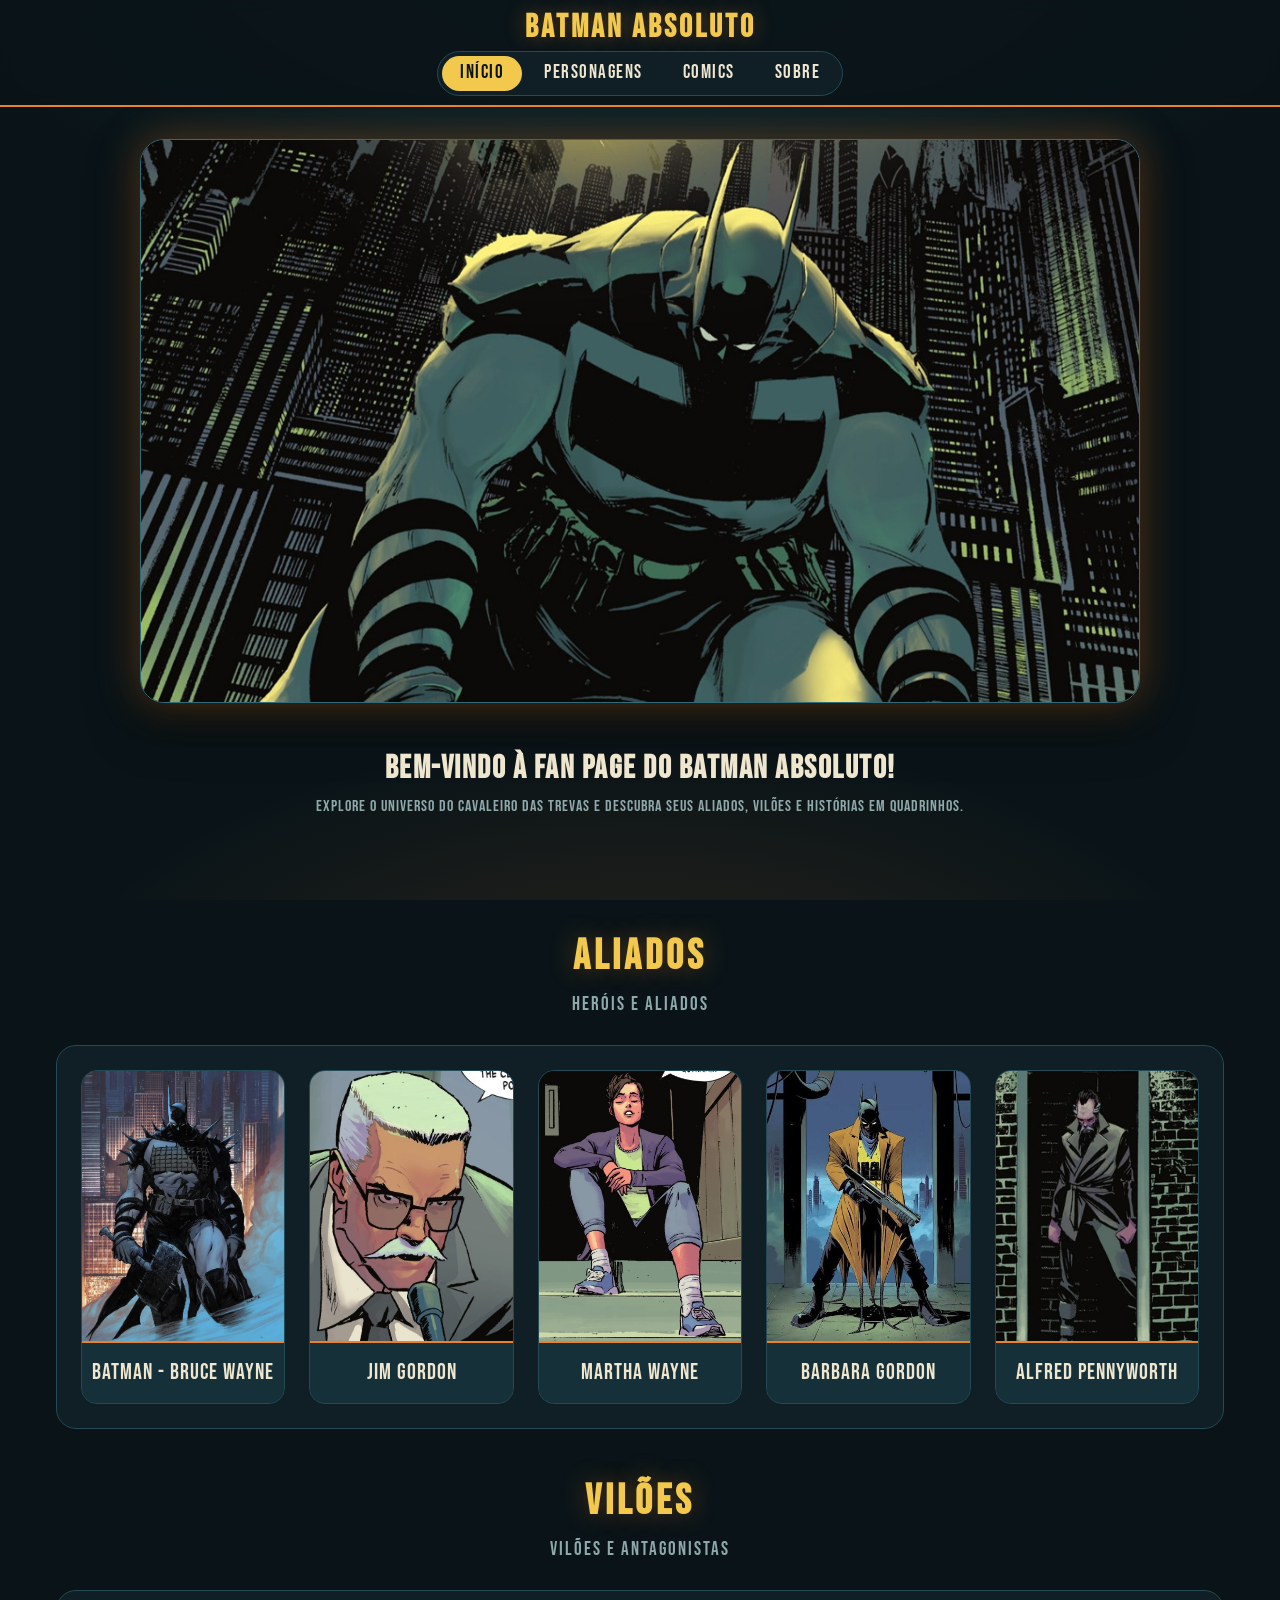
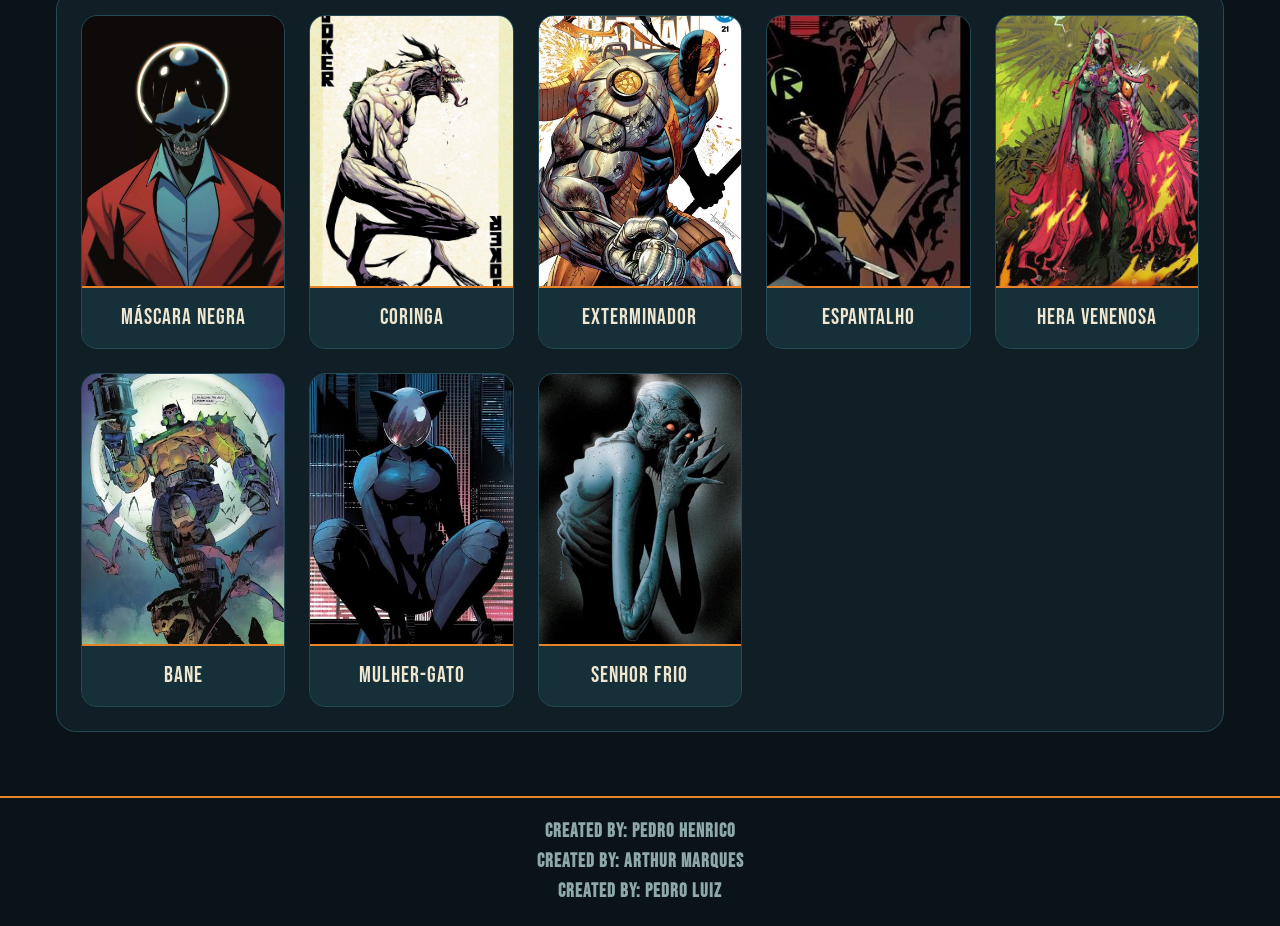
<file: index.html>
<!DOCTYPE html>
<html lang="pt-br">
<head>
    <meta charset="UTF-8">
    <meta name="viewport" content="width=device-width, initial-scale=1.0">
    <title>Fan page do Batman Absoluto</title>
    <link rel="stylesheet" href="CSS/style.css">
    <link href="https://fonts.googleapis.com/css2?family=Bebas+Neue&display=swap" rel="stylesheet">
</head>
<body>

    <header class="SiteHeader" id="cabecalho">
        <nav class="NavPage" id="navegacao-principal" aria-label="Navegação principal">
            <h1>BATMAN ABSOLUTO</h1>
            <ul id="menu-principal">
                <li><a href="index.html" aria-current="page">Início</a></li>
                <li><a href="#Galeria">Personagens</a></li>
                <li><a href="comics.html">Comics</a></li>
                <li><a href="sobre.html">Sobre</a></li>
            </ul>
        </nav>
    </header>

    <div class="BannerPage" id="banner">
        <img src="imagens/banner2.webp" alt="Banner do Batman Absoluto">
    </div>

    <section class="Intro" id="intro">
        <h2>Bem-vindo à fan page do Batman Absoluto!</h2>
        <p>Explore o universo do Cavaleiro das Trevas e descubra seus aliados, vilões e histórias em quadrinhos.</p>
    </section>

    <main id="conteudo-principal">
        <section class="Gallery-section" id="Galeria">
            <div id="aliados-titulo">
                <h2>Aliados</h2>
                <p class="Section-tag">Heróis e aliados</p>
            </div>
            <div class="gallery-grid1" id="aliados-grid">
                <figure class="gallery-item">
                    <img src="imagens/Batman.webp" alt="Batman Absoluto">
                    <figcaption>Batman - Bruce Wayne</figcaption>
                </figure>
                <figure class="gallery-item">
                    <img src="imagens/JimGordon.webp" alt="Jim Gordon">
                    <figcaption>Jim Gordon</figcaption>
                </figure>
                <figure class="gallery-item">
                    <img src="imagens/MartaWayne.webp" alt="Martha Wayne">
                    <figcaption>Martha Wayne</figcaption>
                </figure>
                <figure class="gallery-item">
                    <img src="imagens/barbara.jpg" alt="Barbara Gordon">
                    <figcaption>Barbara Gordon</figcaption>
                </figure>
                <figure class="gallery-item">
                    <img src="imagens/ALfred.webp" alt="Alfred Pennyworth">
                    <figcaption>Alfred Pennyworth</figcaption>
                </figure>
            </div>

            <div id="viloes-titulo">
                <h2>Vilões</h2>
                <p class="Section-tag">Vilões e antagonistas</p>
            </div>
            <div class="gallery-grid1" id="viloes-grid">
                <figure class="gallery-item">
                    <img src="imagens/BlackMask.jpg" alt="Máscara Negra">
                    <figcaption>Máscara Negra</figcaption>
                </figure>
                <figure class="gallery-item">
                    <img src="imagens/coringa.jpeg" alt="Coringa">
                    <figcaption>Coringa</figcaption>
                </figure>
                <figure class="gallery-item">
                    <img src="imagens/Deathstroke.webp" alt="Exterminador">
                    <figcaption>Exterminador</figcaption>
                </figure>
                <figure class="gallery-item">
                    <img src="imagens/espantalho.jpg" alt="Espantalho">
                    <figcaption>Espantalho</figcaption>
                </figure>
                <figure class="gallery-item">
                    <img src="imagens/HeraVenenosa.jpg" alt="Hera Venenosa">
                    <figcaption>Hera Venenosa</figcaption>
                </figure>
                <figure class="gallery-item">
                    <img src="imagens/bane.jpg" alt="Bane">
                    <figcaption>Bane</figcaption>
                </figure>
                <figure class="gallery-item">
                    <img src="imagens/Catwoman.jpg" alt="Mulher-Gato">
                    <figcaption>Mulher-Gato</figcaption>
                </figure>
                <figure class="gallery-item">
                    <img src="imagens/SenhorFrio.jpg" alt="Senhor Frio">
                    <figcaption>Senhor Frio</figcaption>
                </figure>
            </div>
        </section>
    </main>

    <footer id="rodape">
        <div class="FooterPage" id="creditos">
            <h3>Created by: Pedro Henrico</h3>
            <h3>Created by: Arthur Marques</h3>
            <h3>Created by: Pedro Luiz</h3>
        </div>
    </footer>
</body>
</html>
</file>
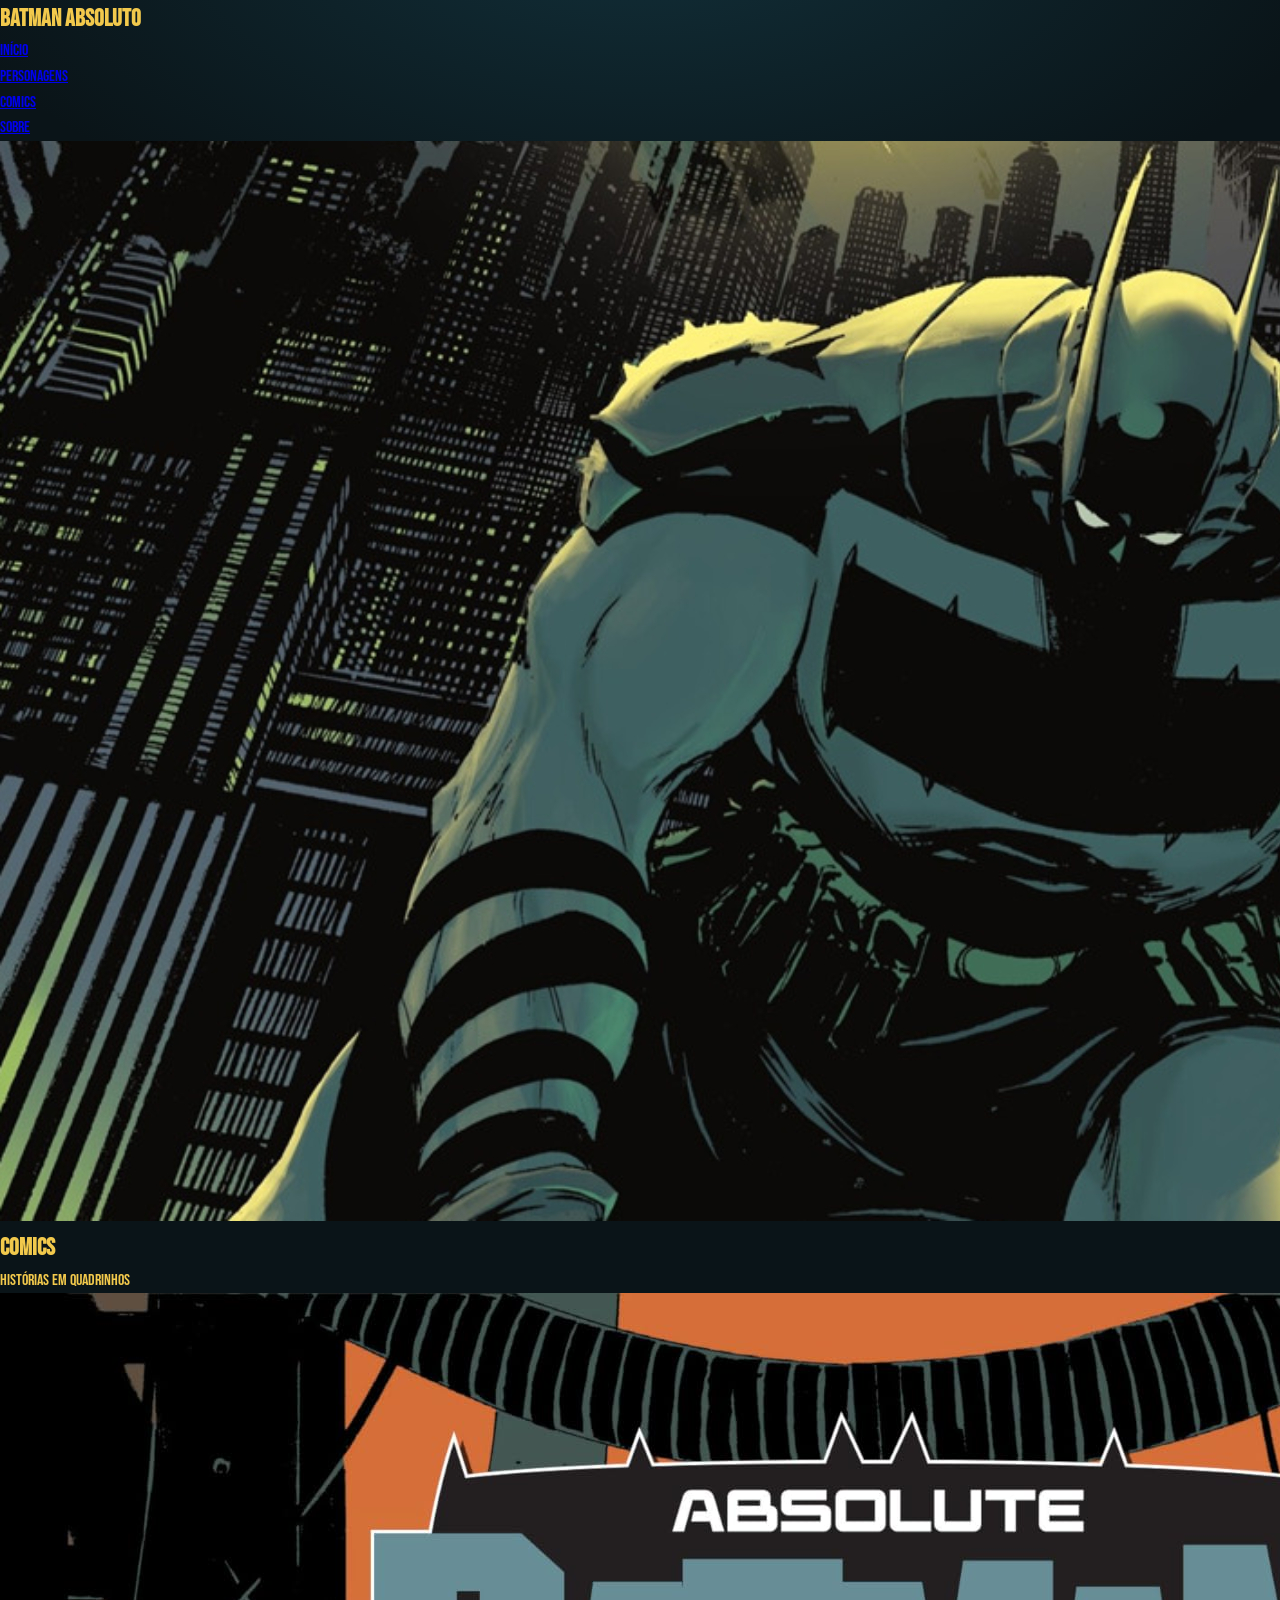
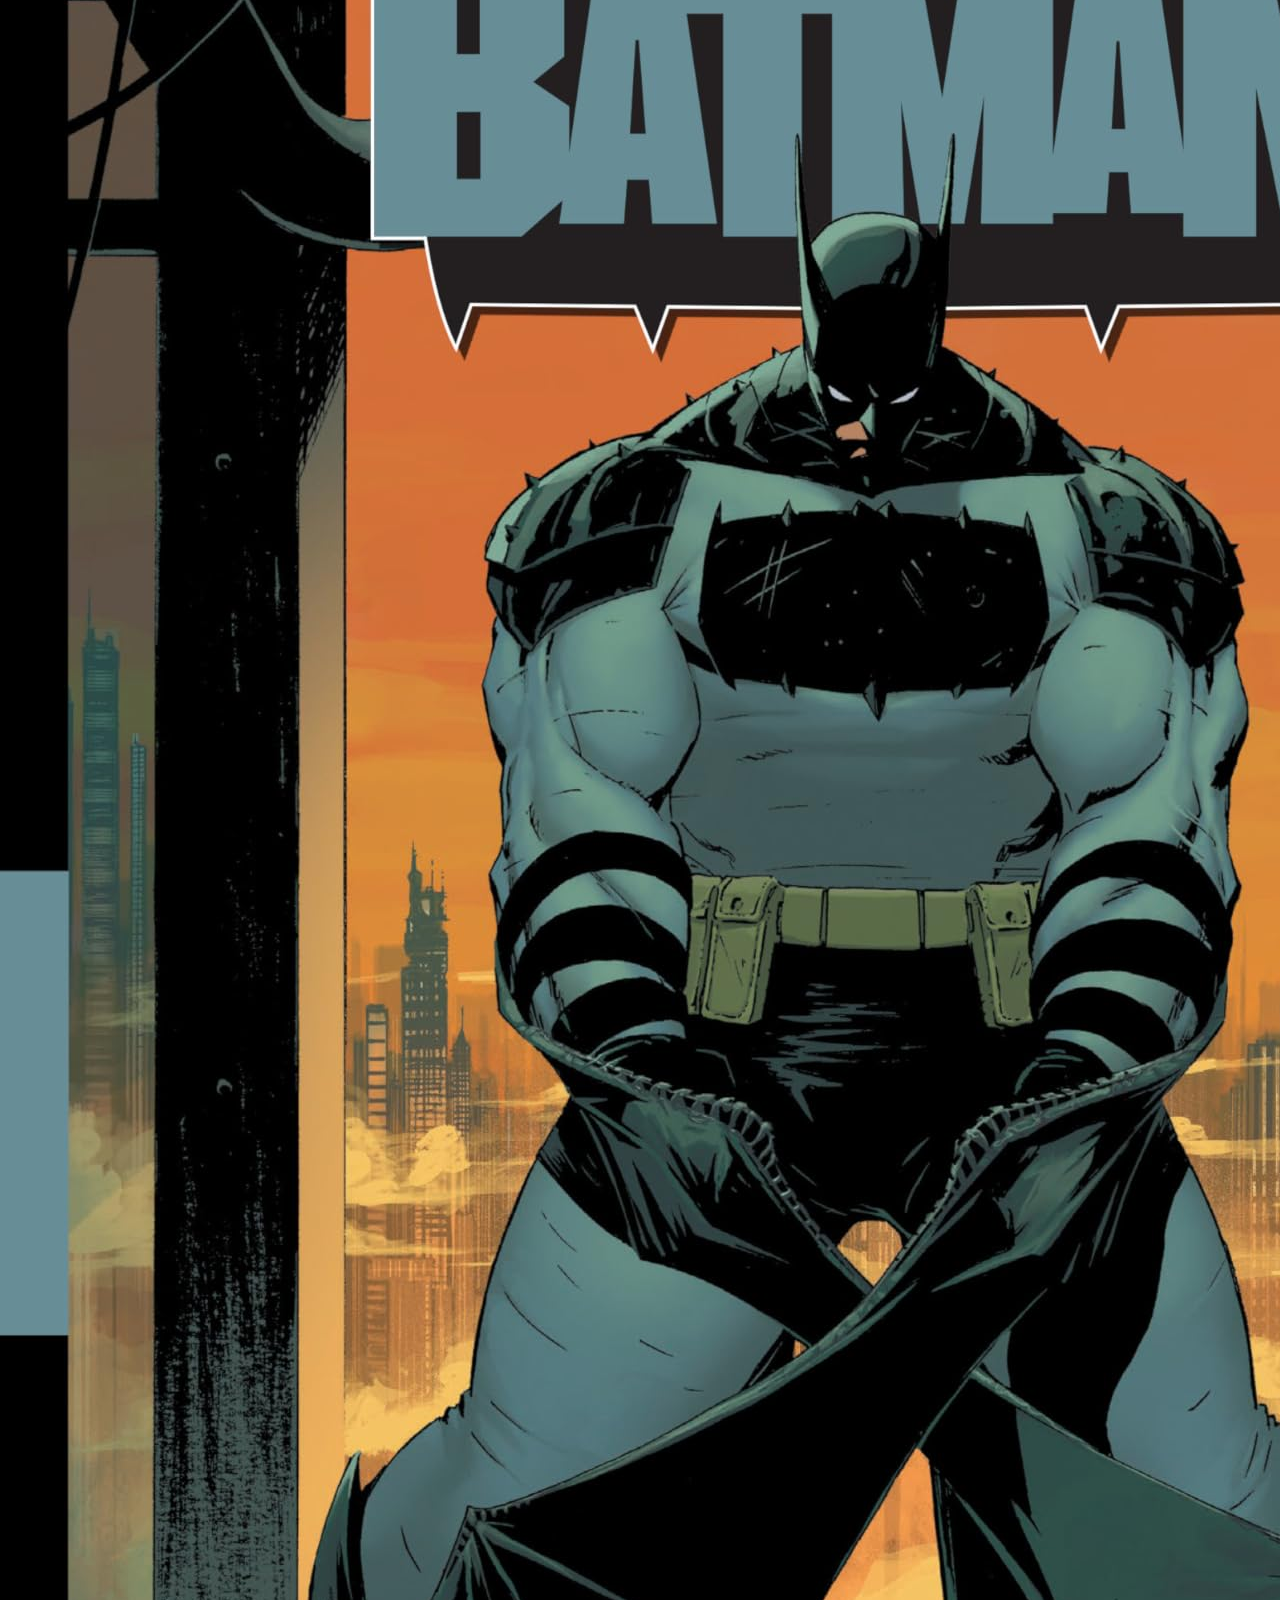
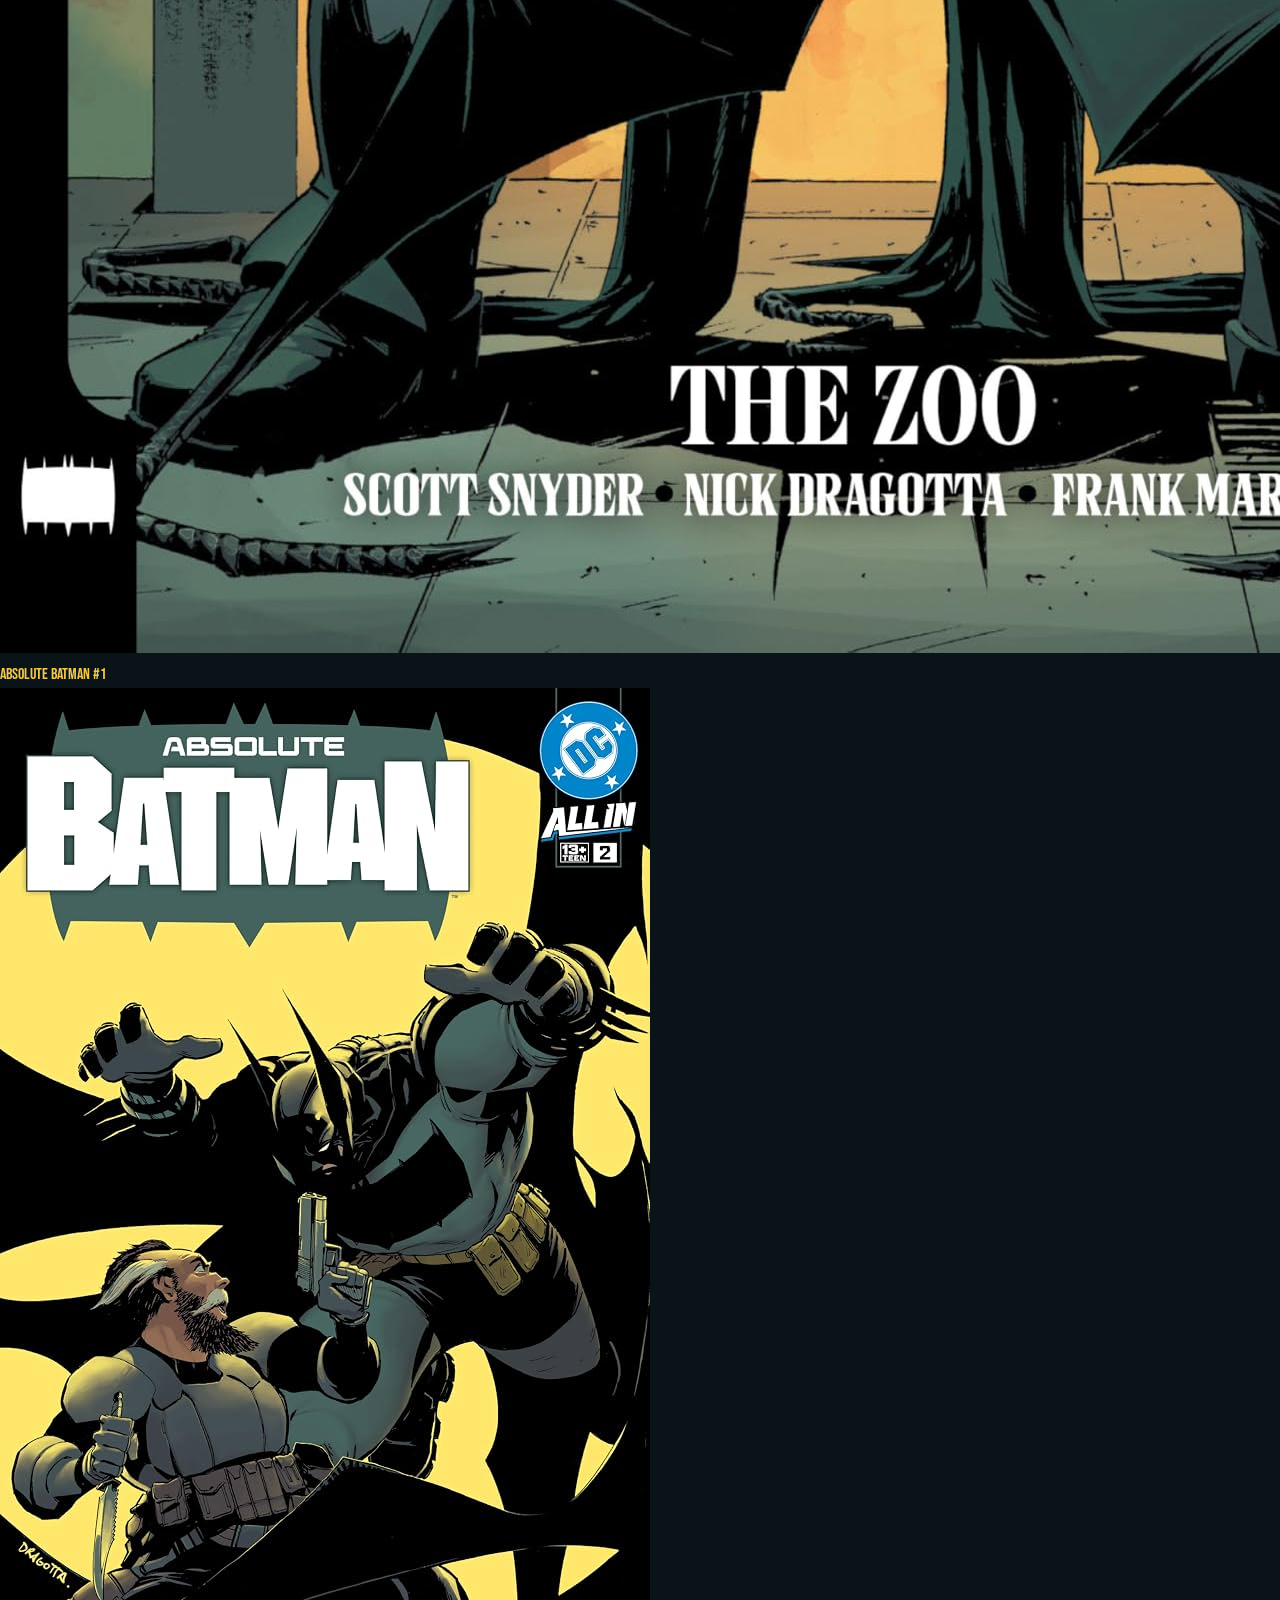
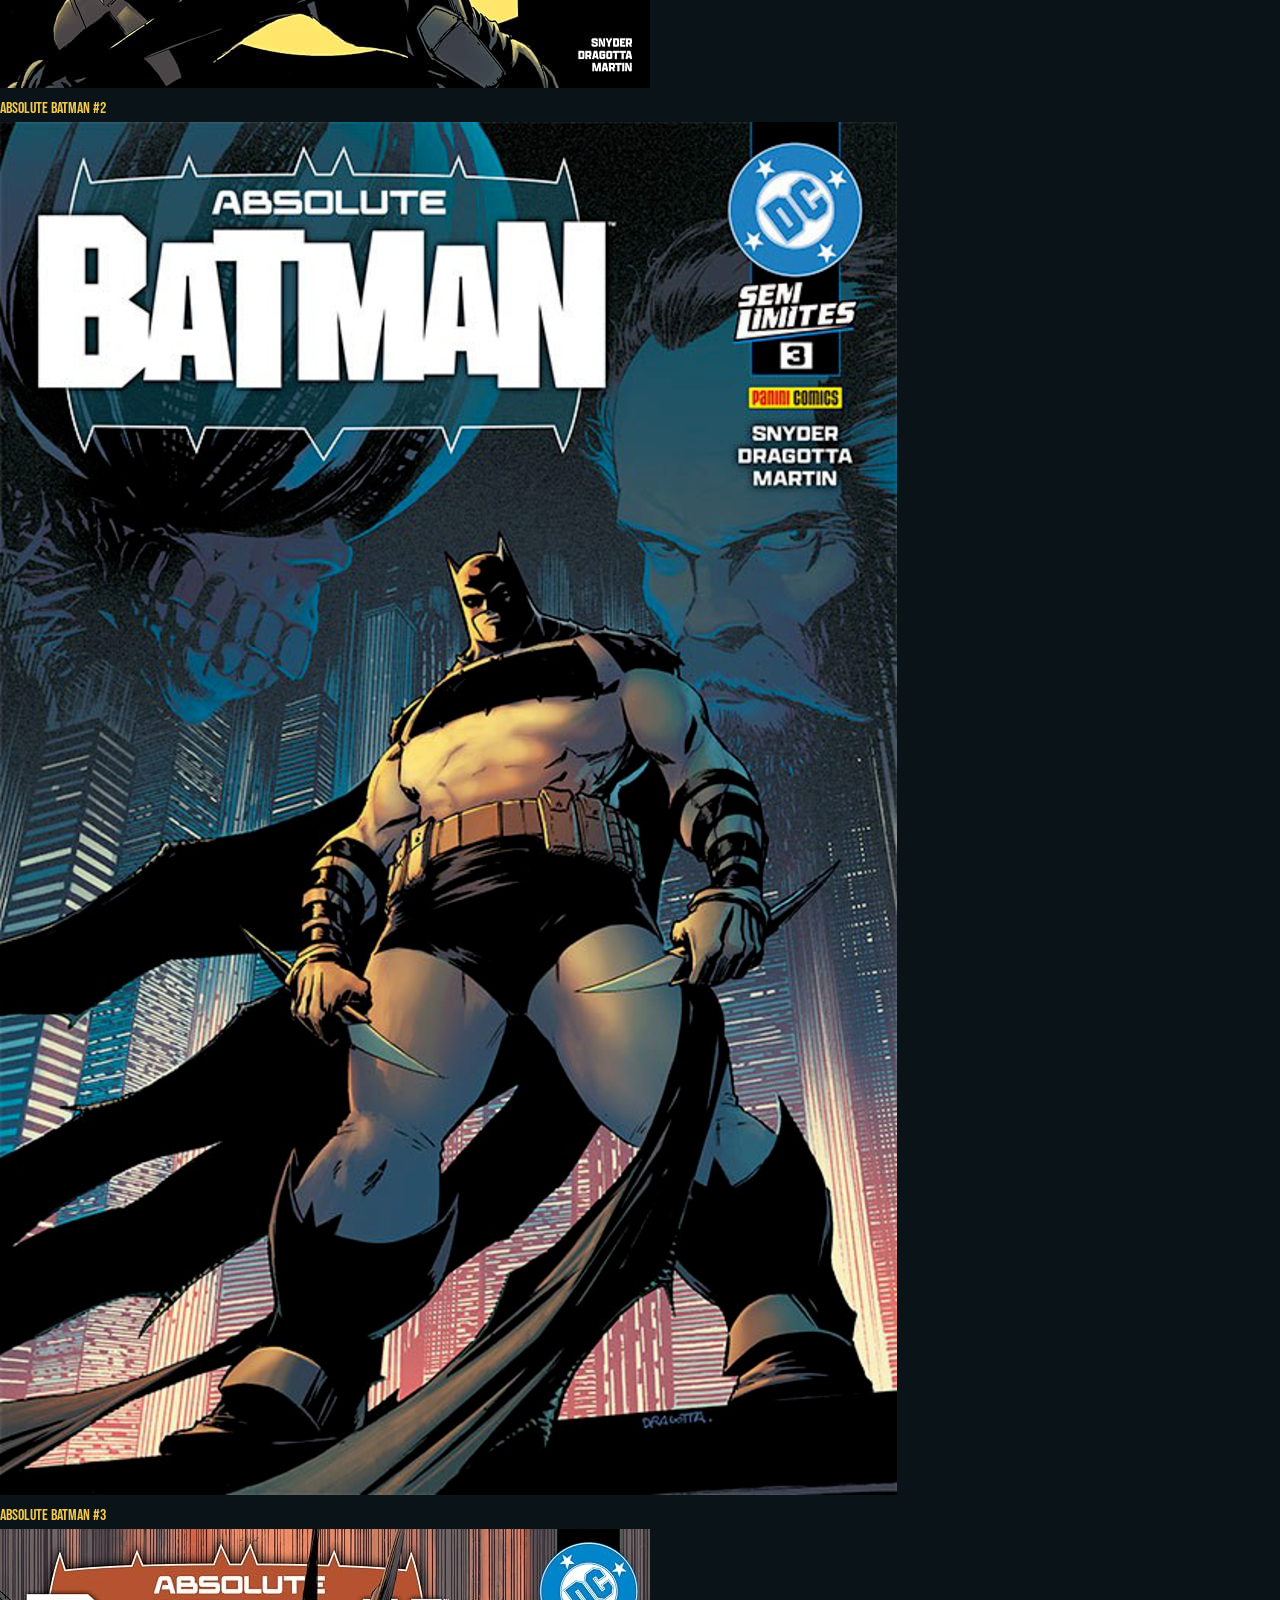
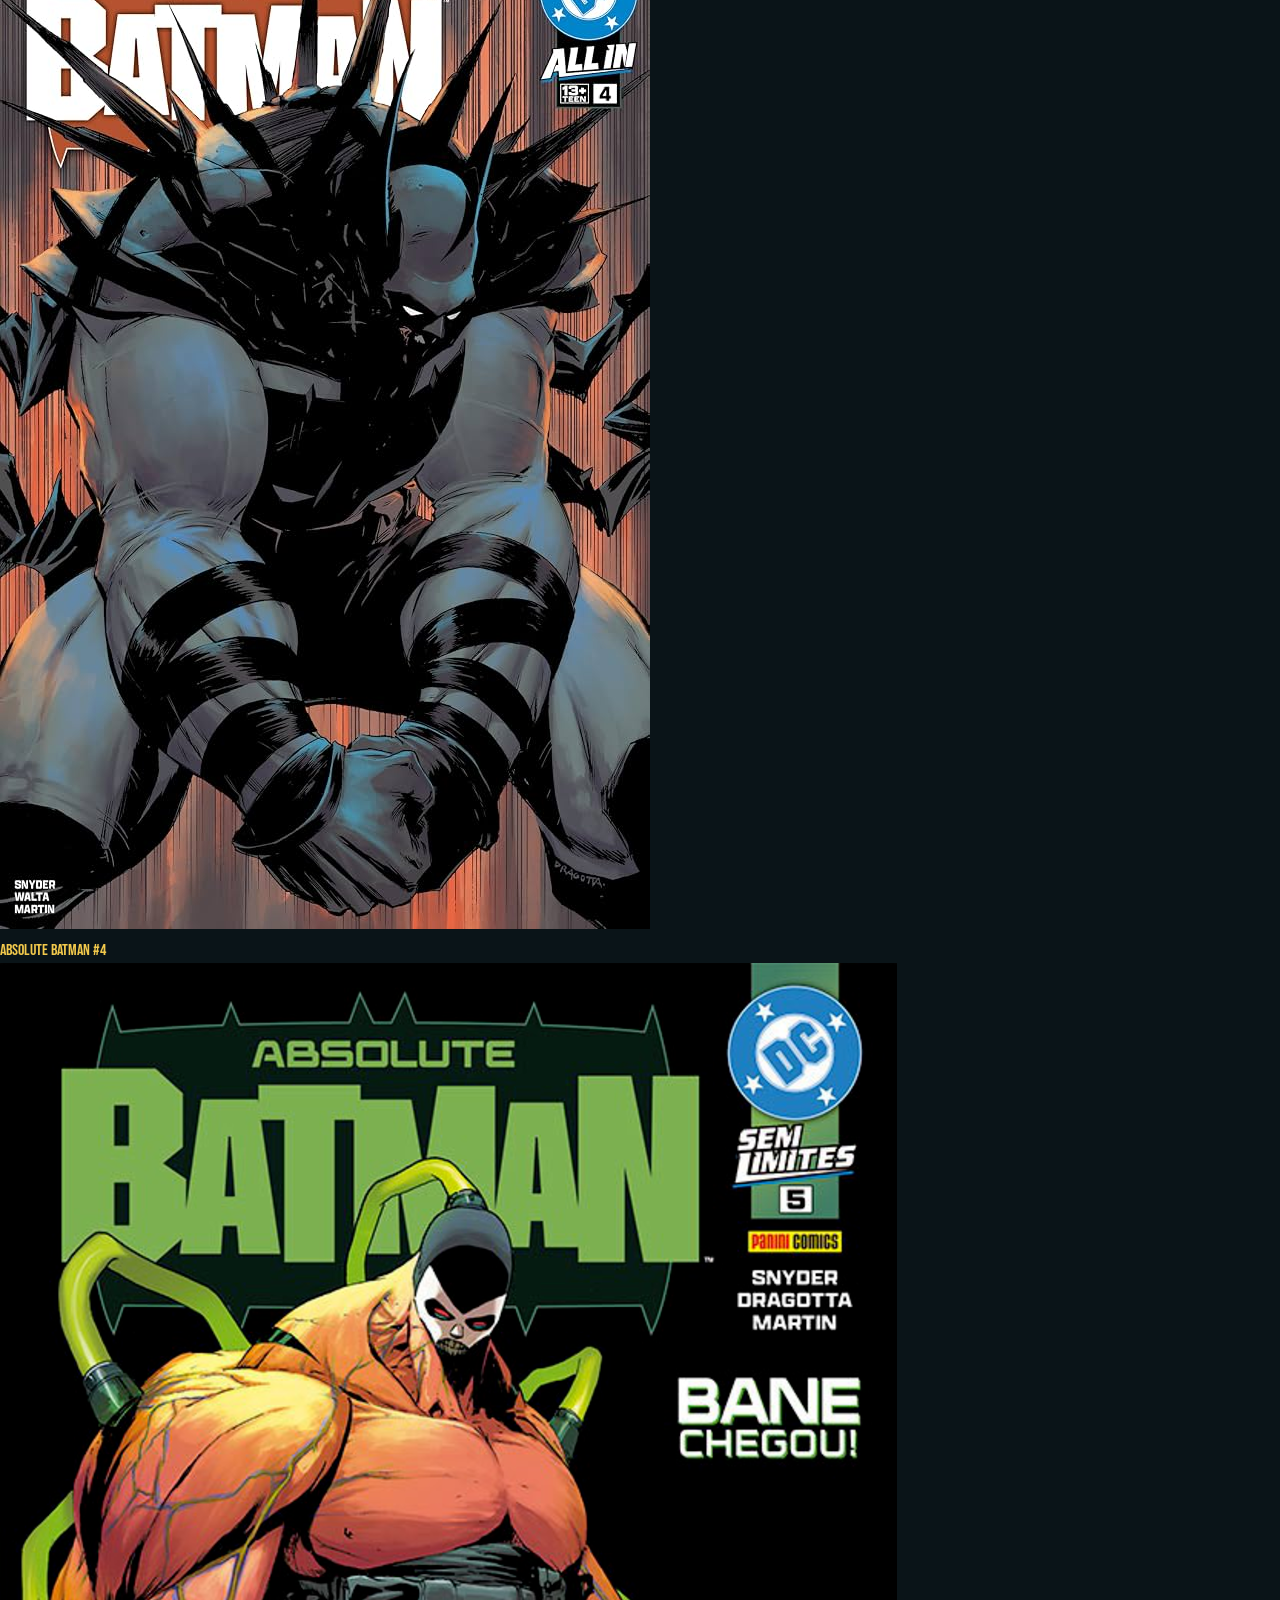
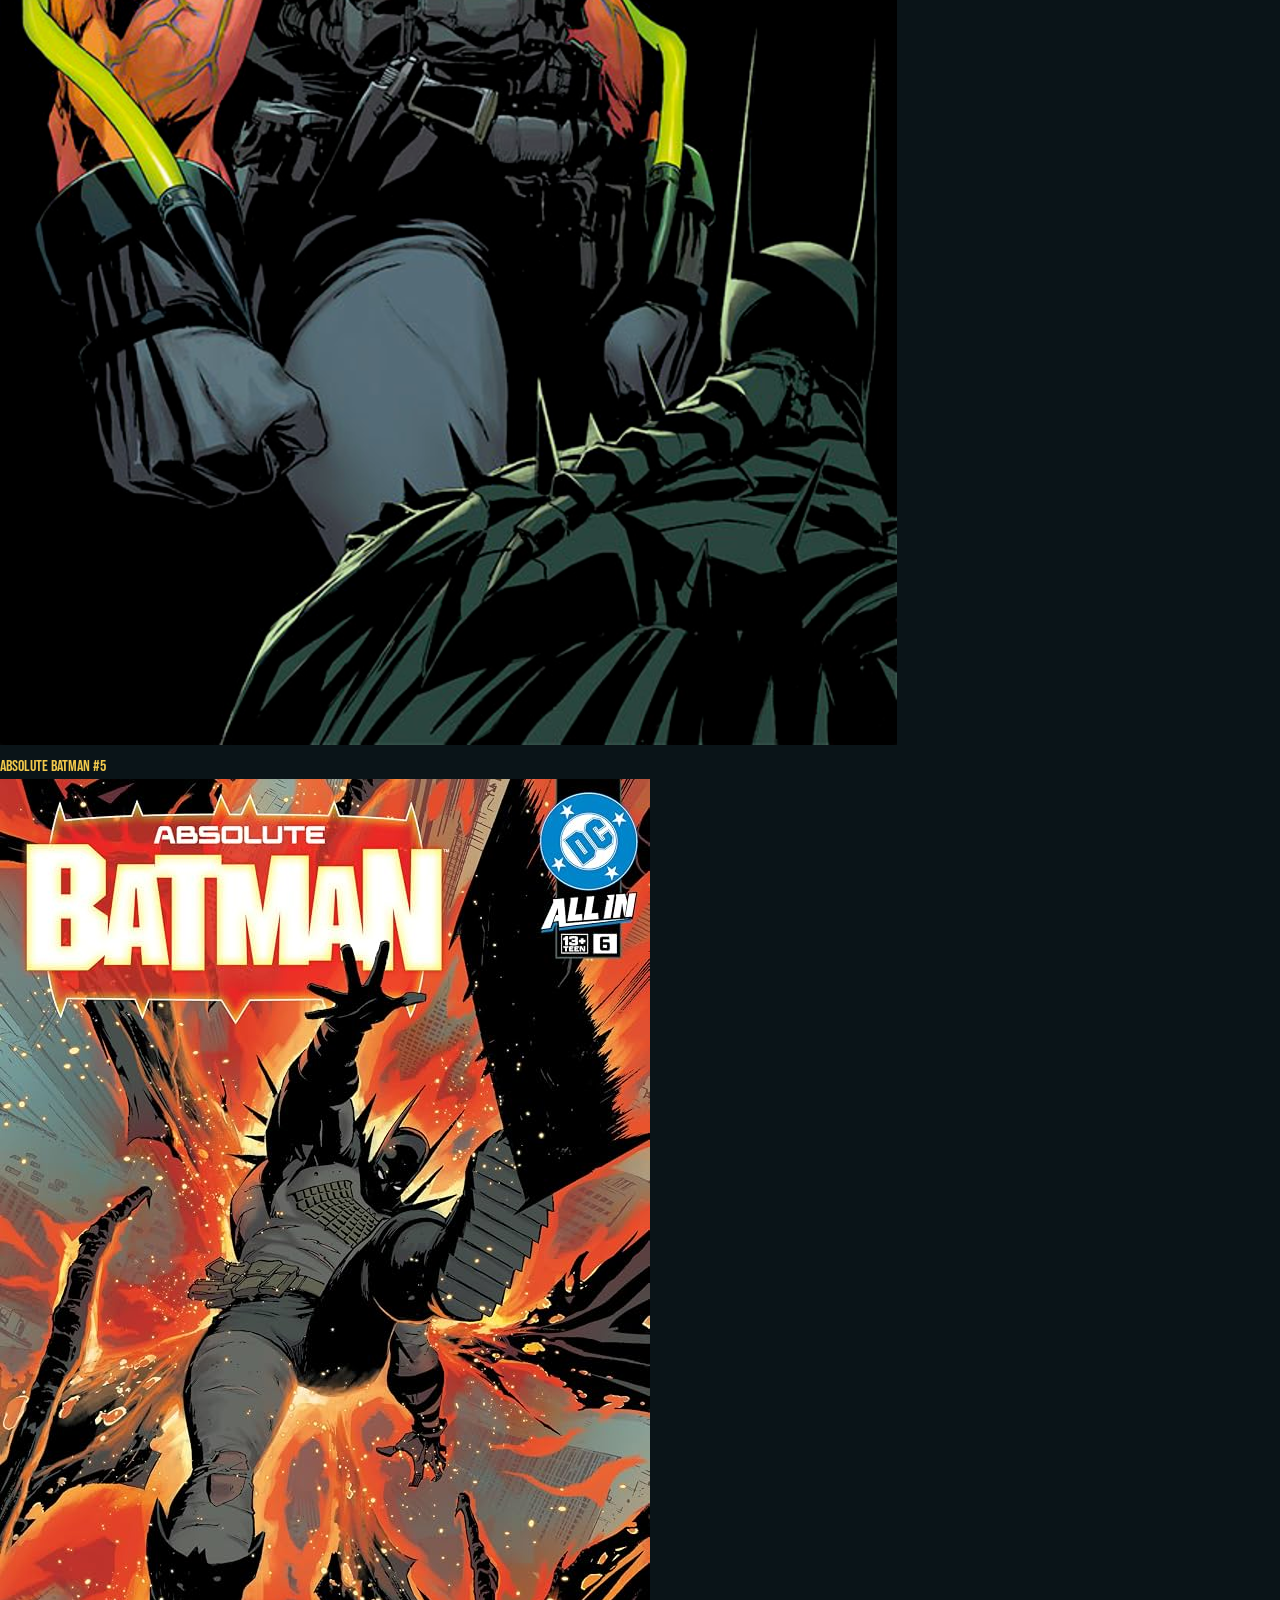
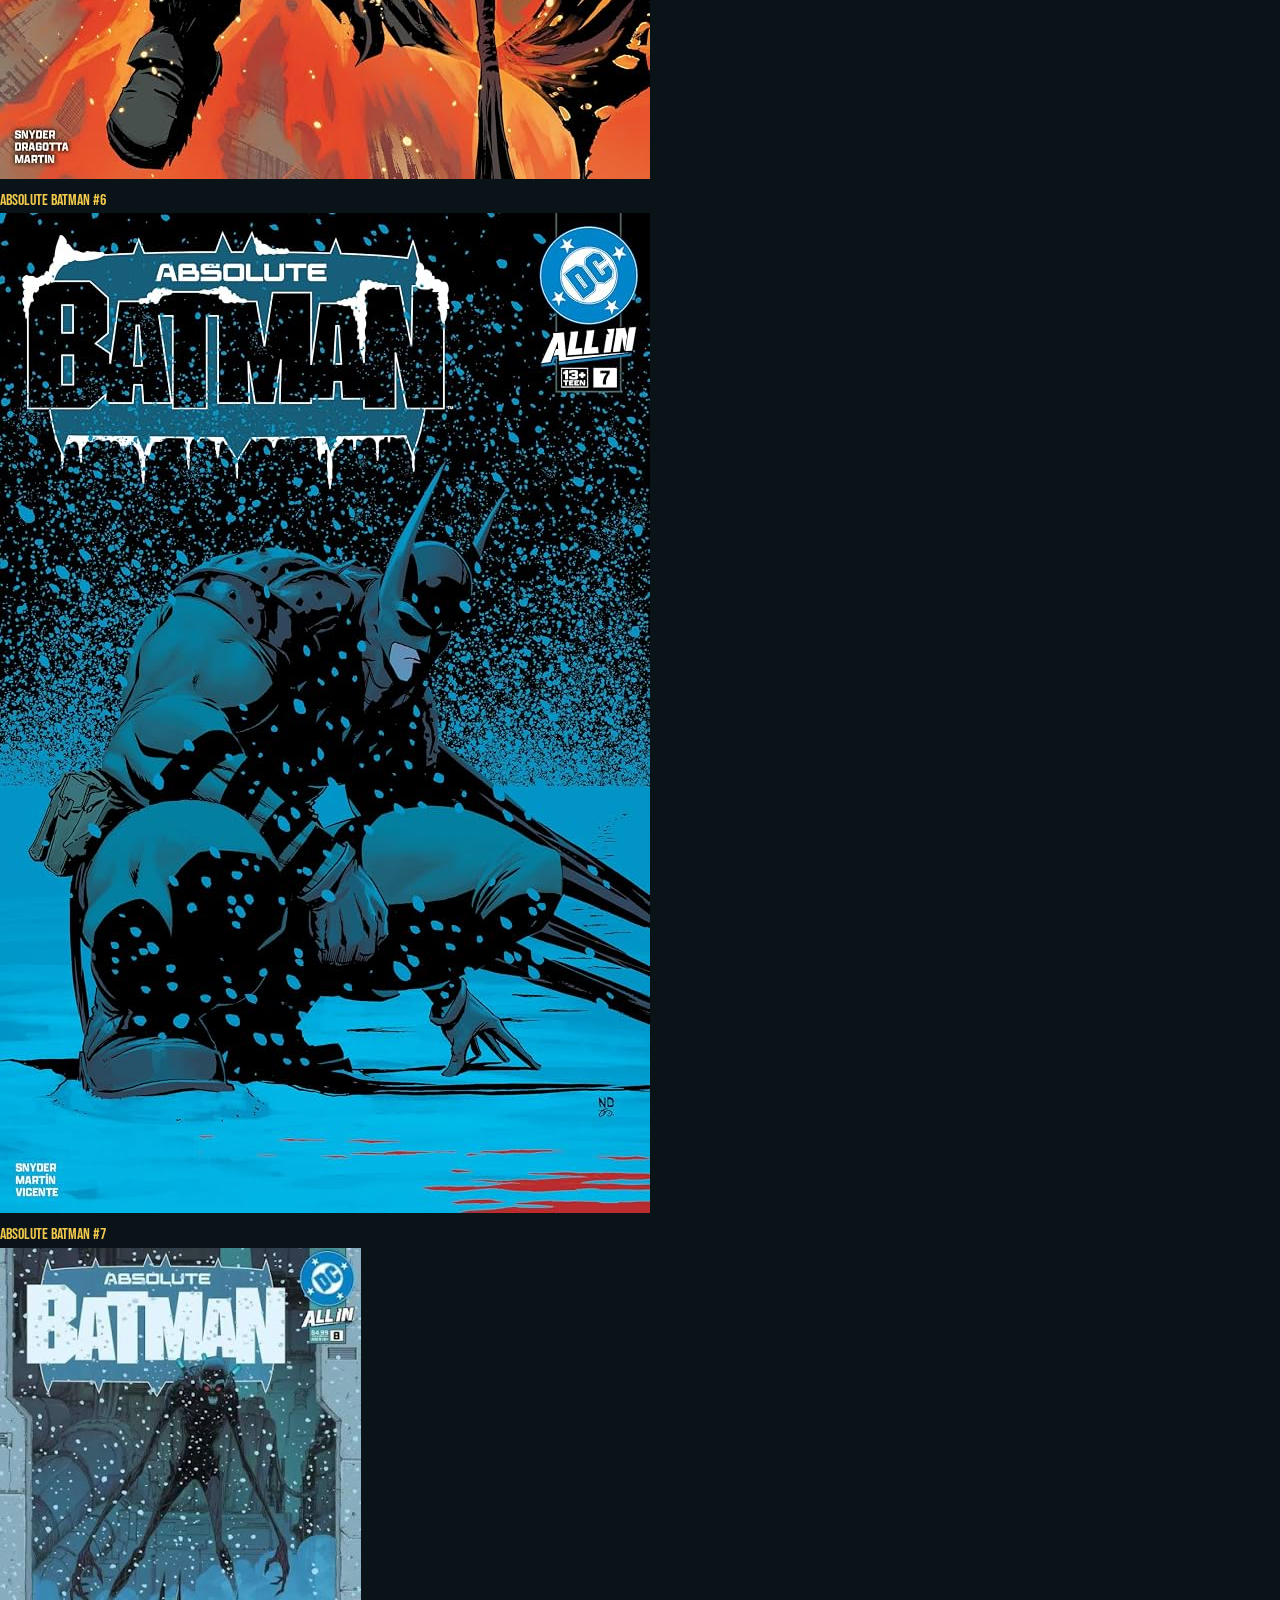
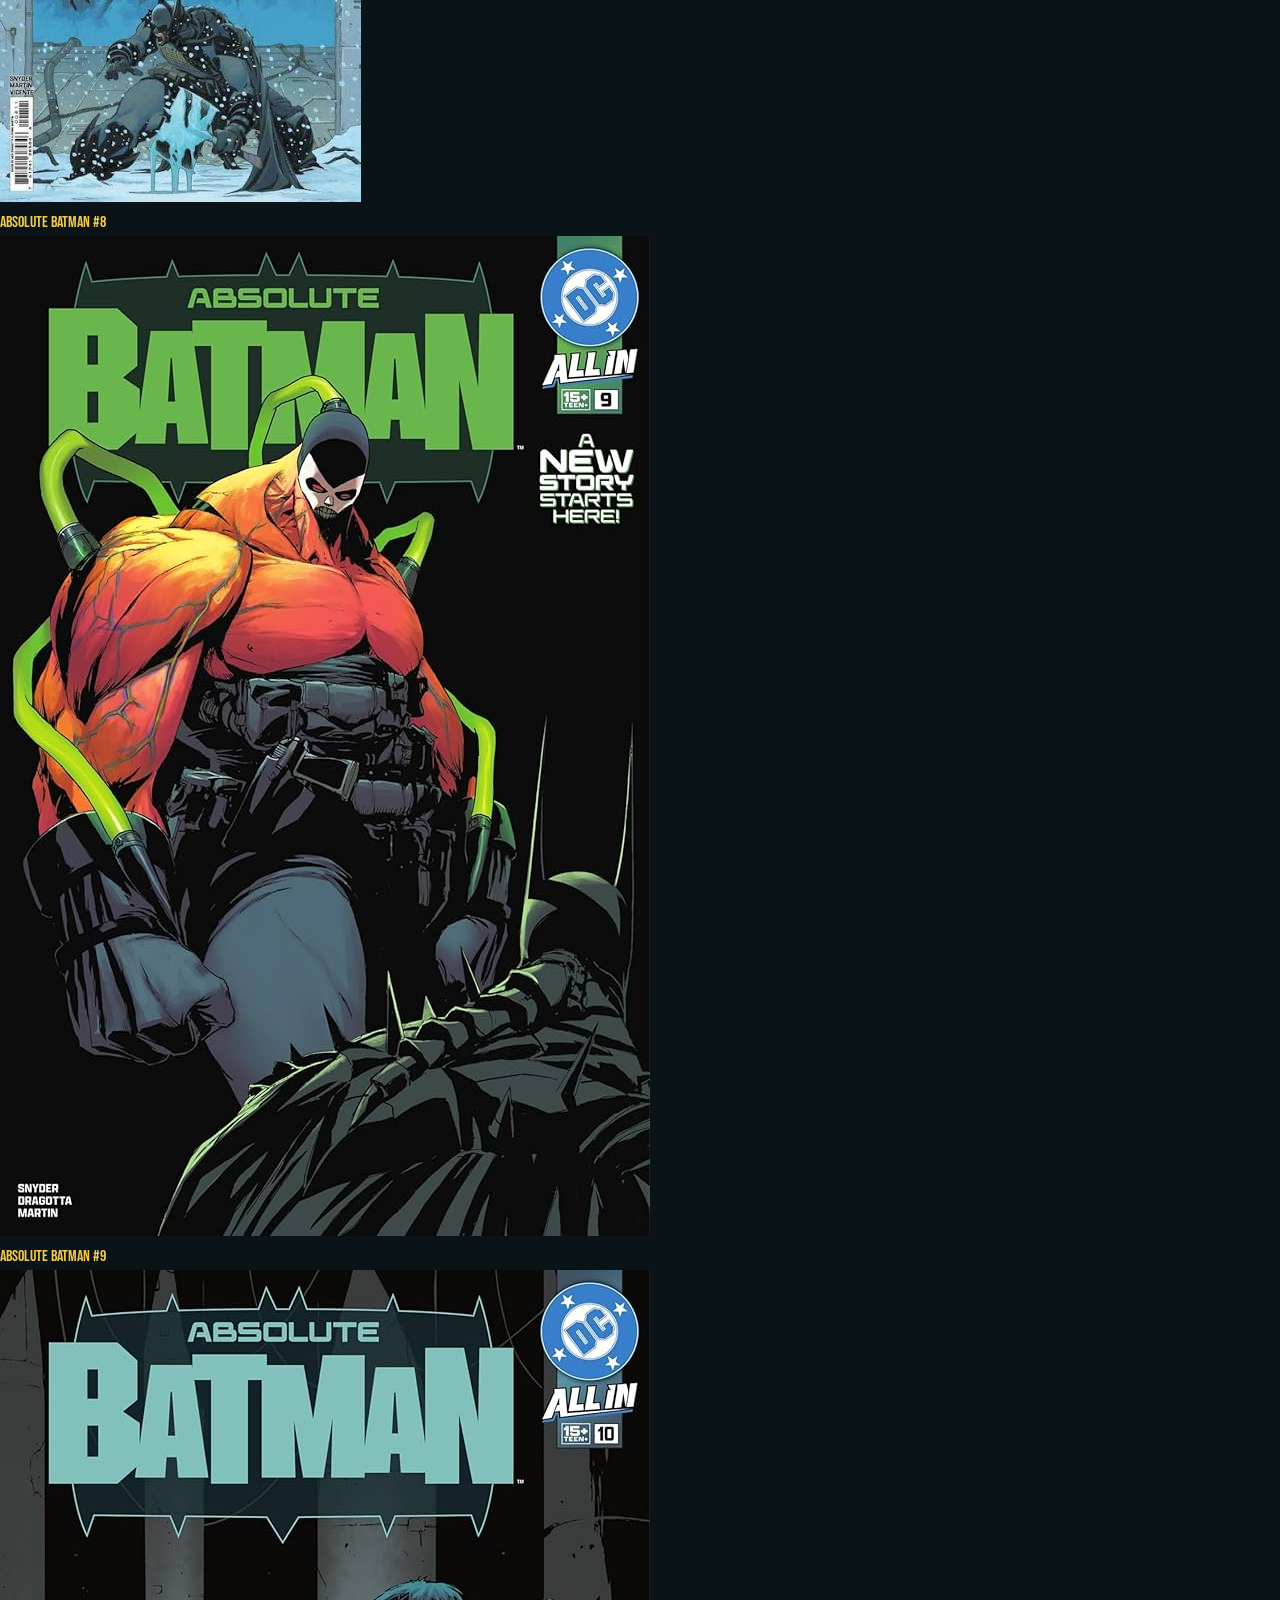
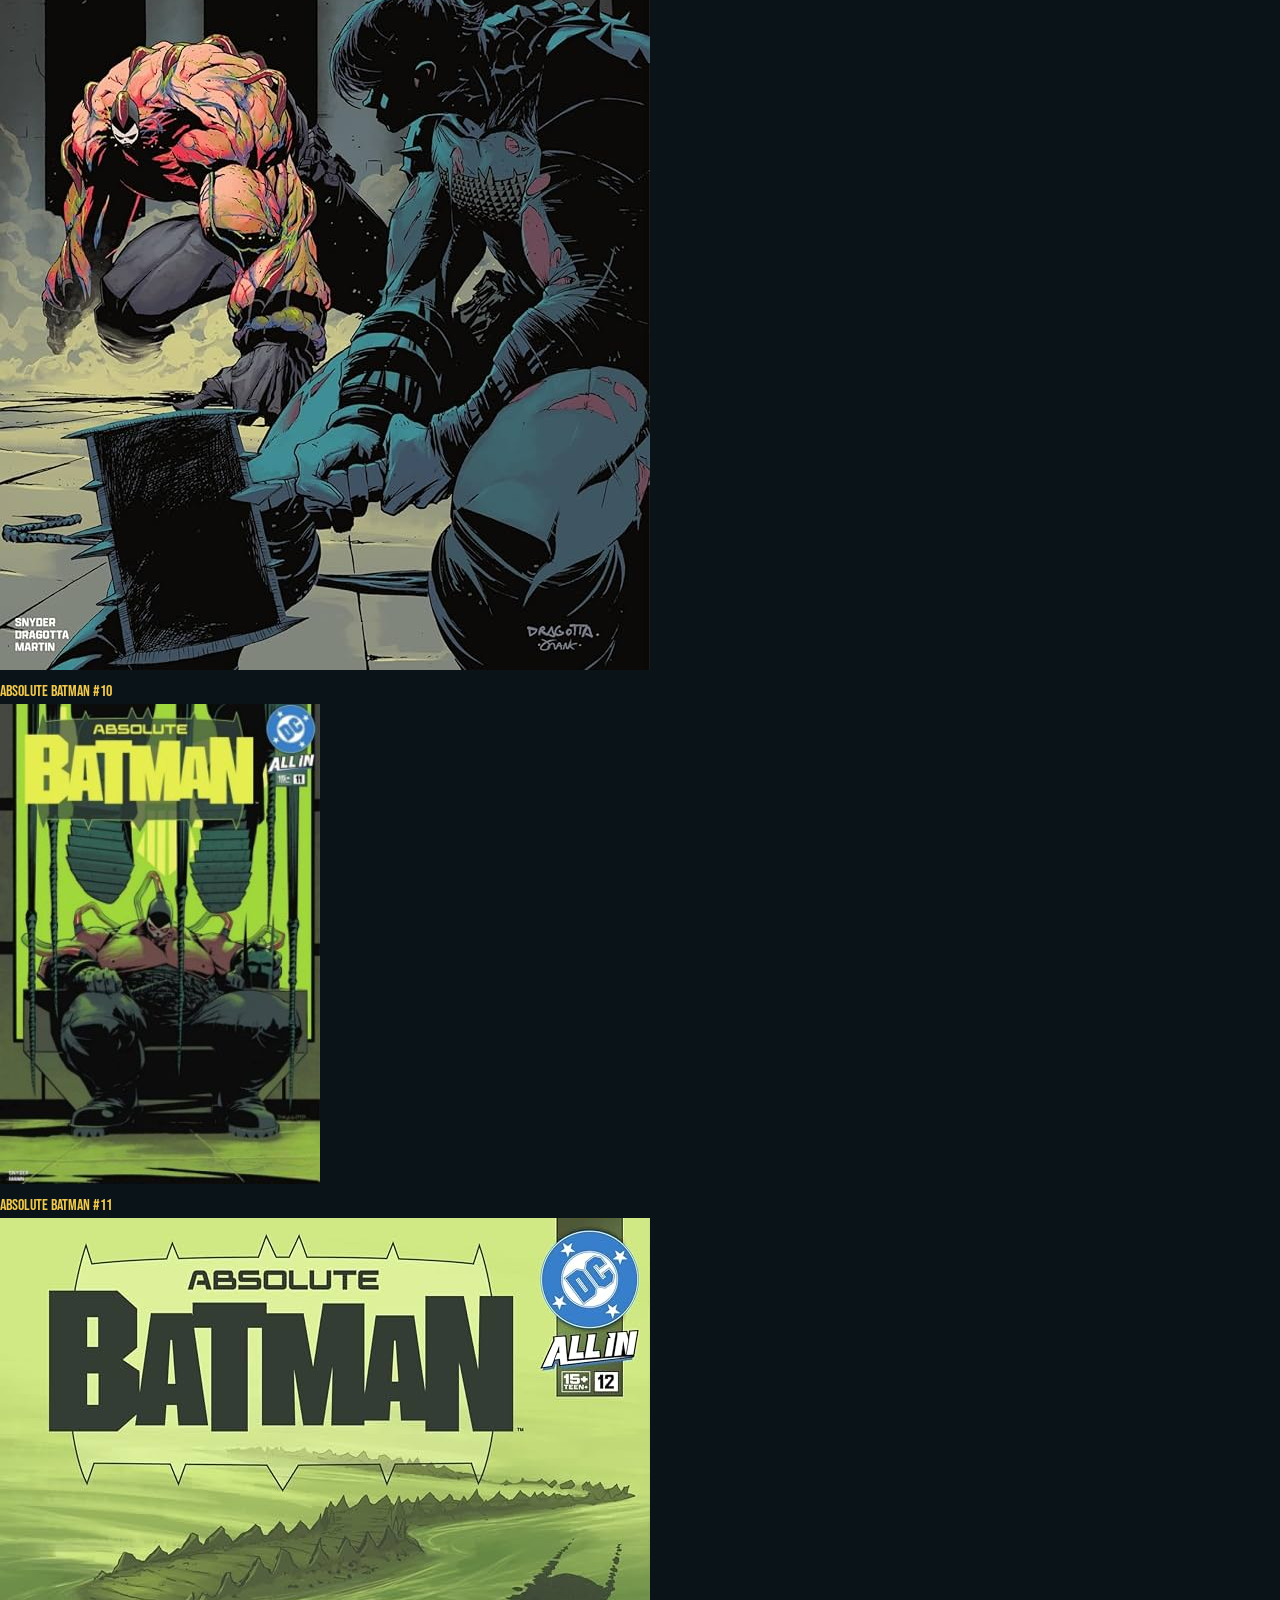
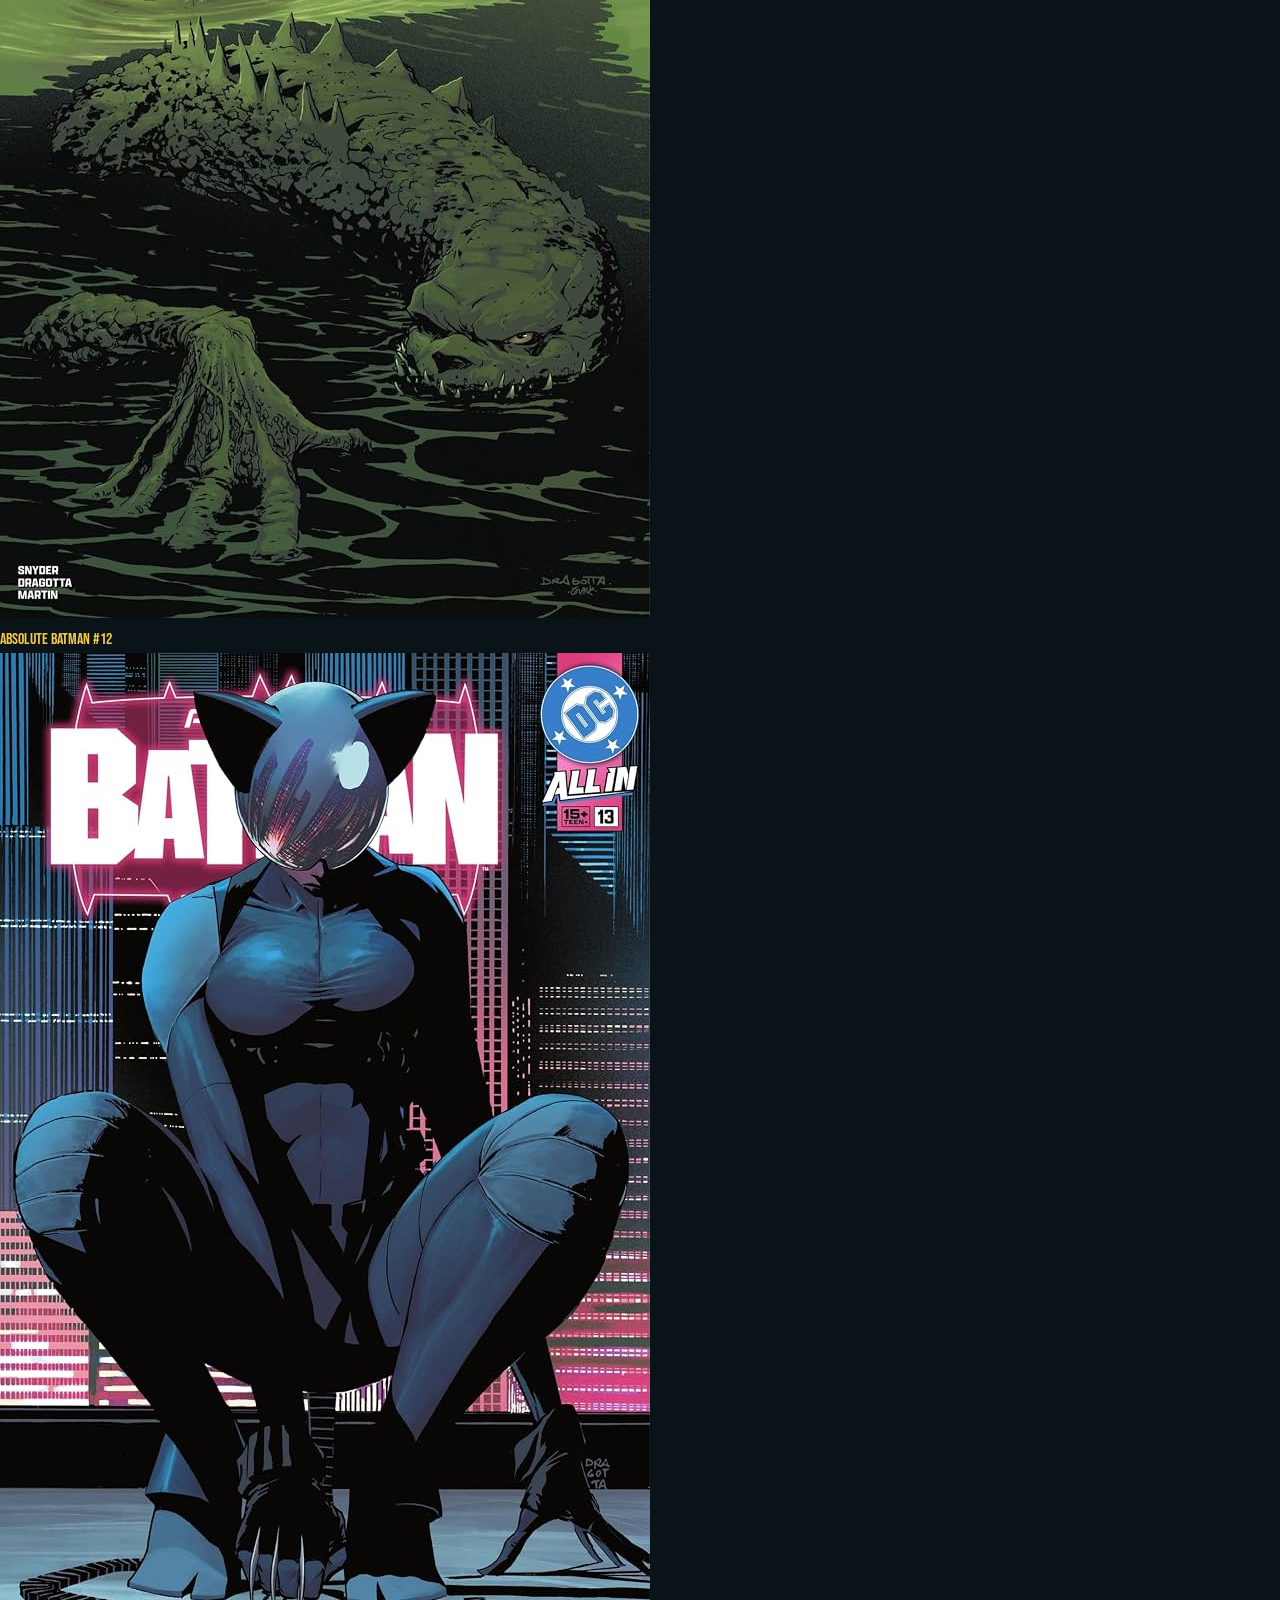
<file: comics.html>
<!DOCTYPE html>
<html lang="pt-br">
<head>
    <meta charset="UTF-8">
    <meta name="viewport" content="width=device-width, initial-scale=1.0">
    <title>Comics | Batman Absoluto</title>
    <link rel="stylesheet" href="CSS/comics.css">
    <link href="https://fonts.googleapis.com/css2?family=Bebas+Neue&display=swap" rel="stylesheet">
</head>
<body>

    <header class="SiteHeader" id="cabecalho">
        <nav class="NavPage" id="navegacao-principal" aria-label="Navegação principal">
            <h1>BATMAN ABSOLUTO</h1>
            <ul id="menu-principal">
                <li><a href="index.html" aria-current="page">Início</a></li>
                <li><a href="#Galeria">Personagens</a></li>
                <li><a href="comics.html">Comics</a></li>
                <li><a href="sobre.html">Sobre</a></li>
            </ul>
        </nav>
    </header>

    <div class="BannerPage" id="banner">
        <img src="imagens/banner2.webp" alt="Banner do Batman Absoluto">
    </div>

    <main id="conteudo-principal">
        <section class="CGallery-section" id="Galeria">
            <div id="comics-titulo">
                <h2>Comics</h2>
                <p class="Section-tag">Histórias em quadrinhos</p>
            </div>
            <div class="gallery-grid1" id="comics-grid">
                <figure class="gallery-item">
                    <img src="imagens/hqs/Absolute%20Batman%20%231.jpg" alt="Capa de Absolute Batman #1">
                    <figcaption>Absolute Batman #1</figcaption>
                </figure>
                <figure class="gallery-item">
                    <img src="imagens/hqs/Absolute%20Batman%20%232.jpg" alt="Capa de Absolute Batman #2">
                    <figcaption>Absolute Batman #2</figcaption>
                </figure>
                <figure class="gallery-item">
                    <img src="imagens/hqs/Absolute%20Batman%20%233.png" alt="Capa de Absolute Batman #3">
                    <figcaption>Absolute Batman #3</figcaption>
                </figure>
                <figure class="gallery-item">
                    <img src="imagens/hqs/Absolute%20Batman%20%234.jpg" alt="Capa de Absolute Batman #4">
                    <figcaption>Absolute Batman #4</figcaption>
                </figure>
                <figure class="gallery-item">
                    <img src="imagens/hqs/Absolute%20Batman%20%235.png" alt="Capa de Absolute Batman #5">
                    <figcaption>Absolute Batman #5</figcaption>
                </figure>
                <figure class="gallery-item">
                    <img src="imagens/hqs/Absolute%20Batman%20%236.jpg" alt="Capa de Absolute Batman #6">
                    <figcaption>Absolute Batman #6</figcaption>
                </figure>
                <figure class="gallery-item">
                    <img src="imagens/hqs/Absolute%20Batman%20%237.jpg" alt="Capa de Absolute Batman #7">
                    <figcaption>Absolute Batman #7</figcaption>
                </figure>
                <figure class="gallery-item">
                    <img src="imagens/hqs/Absolute%20Batman%20%238.jpg" alt="Capa de Absolute Batman #8">
                    <figcaption>Absolute Batman #8</figcaption>
                </figure>
                <figure class="gallery-item">
                    <img src="imagens/hqs/Absolute%20Batman%20%239.jpg" alt="Capa de Absolute Batman #9">
                    <figcaption>Absolute Batman #9</figcaption>
                </figure>
                <figure class="gallery-item">
                    <img src="imagens/hqs/Absolute%20Batman%20%2310.jpg" alt="Capa de Absolute Batman #10">
                    <figcaption>Absolute Batman #10</figcaption>
                </figure>
                <figure class="gallery-item">
                    <img src="imagens/hqs/Absolute%20Batman%20%2311.webp" alt="Capa de Absolute Batman #11">
                    <figcaption>Absolute Batman #11</figcaption>
                </figure>
                <figure class="gallery-item">
                    <img src="imagens/hqs/Absolute%20Batman%20%2312.jpg" alt="Capa de Absolute Batman #12">
                    <figcaption>Absolute Batman #12</figcaption>
                </figure>
                <figure class="gallery-item">
                    <img src="imagens/hqs/Absolute%20Batman%20%2313.jpg" alt="Capa de Absolute Batman #13">
                    <figcaption>Absolute Batman #13</figcaption>
                </figure>
                <figure class="gallery-item">
                    <img src="imagens/hqs/Absolute%20Batman%20%2314.jpg" alt="Capa de Absolute Batman #14">
                    <figcaption>Absolute Batman #14</figcaption>
                </figure>
                <figure class="gallery-item">
                    <img src="imagens/hqs/Absolute%20Batman%20%2315.jpg" alt="Capa de Absolute Batman #15">
                    <figcaption>Absolute Batman #15</figcaption>
                </figure>
                <figure class="gallery-item">
                    <img src="imagens/hqs/Absolute%20Batman%20%2316.jpg" alt="Capa de Absolute Batman #16">
                    <figcaption>Absolute Batman #16</figcaption>
                </figure>
                <figure class="gallery-item">
                    <img src="imagens/hqs/Absolute%20Batman%20%2317.jpg" alt="Capa de Absolute Batman #17">
                    <figcaption>Absolute Batman #17</figcaption>
                </figure>
                <figure class="gallery-item">
                    <img src="imagens/hqs/Absolute%20Batman%20%2318.jpg" alt="Capa de Absolute Batman #18">
                    <figcaption>Absolute Batman #18</figcaption>
                </figure>
                <figure class="gallery-item">
                    <img src="imagens/hqs/Absolute%20Batman%20%2319.jpg" alt="Capa de Absolute Batman #19">
                    <figcaption>Absolute Batman #19</figcaption>
                </figure>
                <figure class="gallery-item">
                    <img src="imagens/hqs/Absolute%20Batman%20%2320.jpg" alt="Capa de Absolute Batman #20">
                    <figcaption>Absolute Batman #20</figcaption>
                </figure>
                <figure class="gallery-item">
                    <img src="imagens/hqs/Absolute%20Batman%20%2321.jpg" alt="Capa de Absolute Batman #21">
                    <figcaption>Absolute Batman #21</figcaption>
                </figure>
                <figure class="gallery-item">
                    <img src="imagens/hqs/Absolute%20Batman%20%2322.jpg" alt="Capa de Absolute Batman #22">
                    <figcaption>Absolute Batman #22</figcaption>
                </figure>
                <figure class="gallery-item">
                    <img src="imagens/hqs/Absolute%20Batman%20%2323.jpg" alt="Capa de Absolute Batman #23">
                    <figcaption>Absolute Batman #23</figcaption>
                </figure>
                <figure class="gallery-item">
                    <img src="imagens/hqs/Absolute%20Batman%20%2324.jpg" alt="Capa de Absolute Batman #24">
                    <figcaption>Absolute Batman #24</figcaption>
                </figure>
                <figure class="gallery-item">
                    <img src="imagens/hqs/Absolute%20Batman%20%2325.jpg" alt="Capa de Absolute Batman #25">
                    <figcaption>Absolute Batman #25</figcaption>
                </figure>
            </div>
        </section>
    </main>
    <footer id="rodape">
        <div class="FooterPage" id="creditos">
            <h3>Created by: Pedro Henrico</h3>
            <h3>Created by: Arthur Marques</h3>
            <h3>Created by: Pedro Luiz</h3>
        </div>
    </footer>
</body>
</html>
</file>
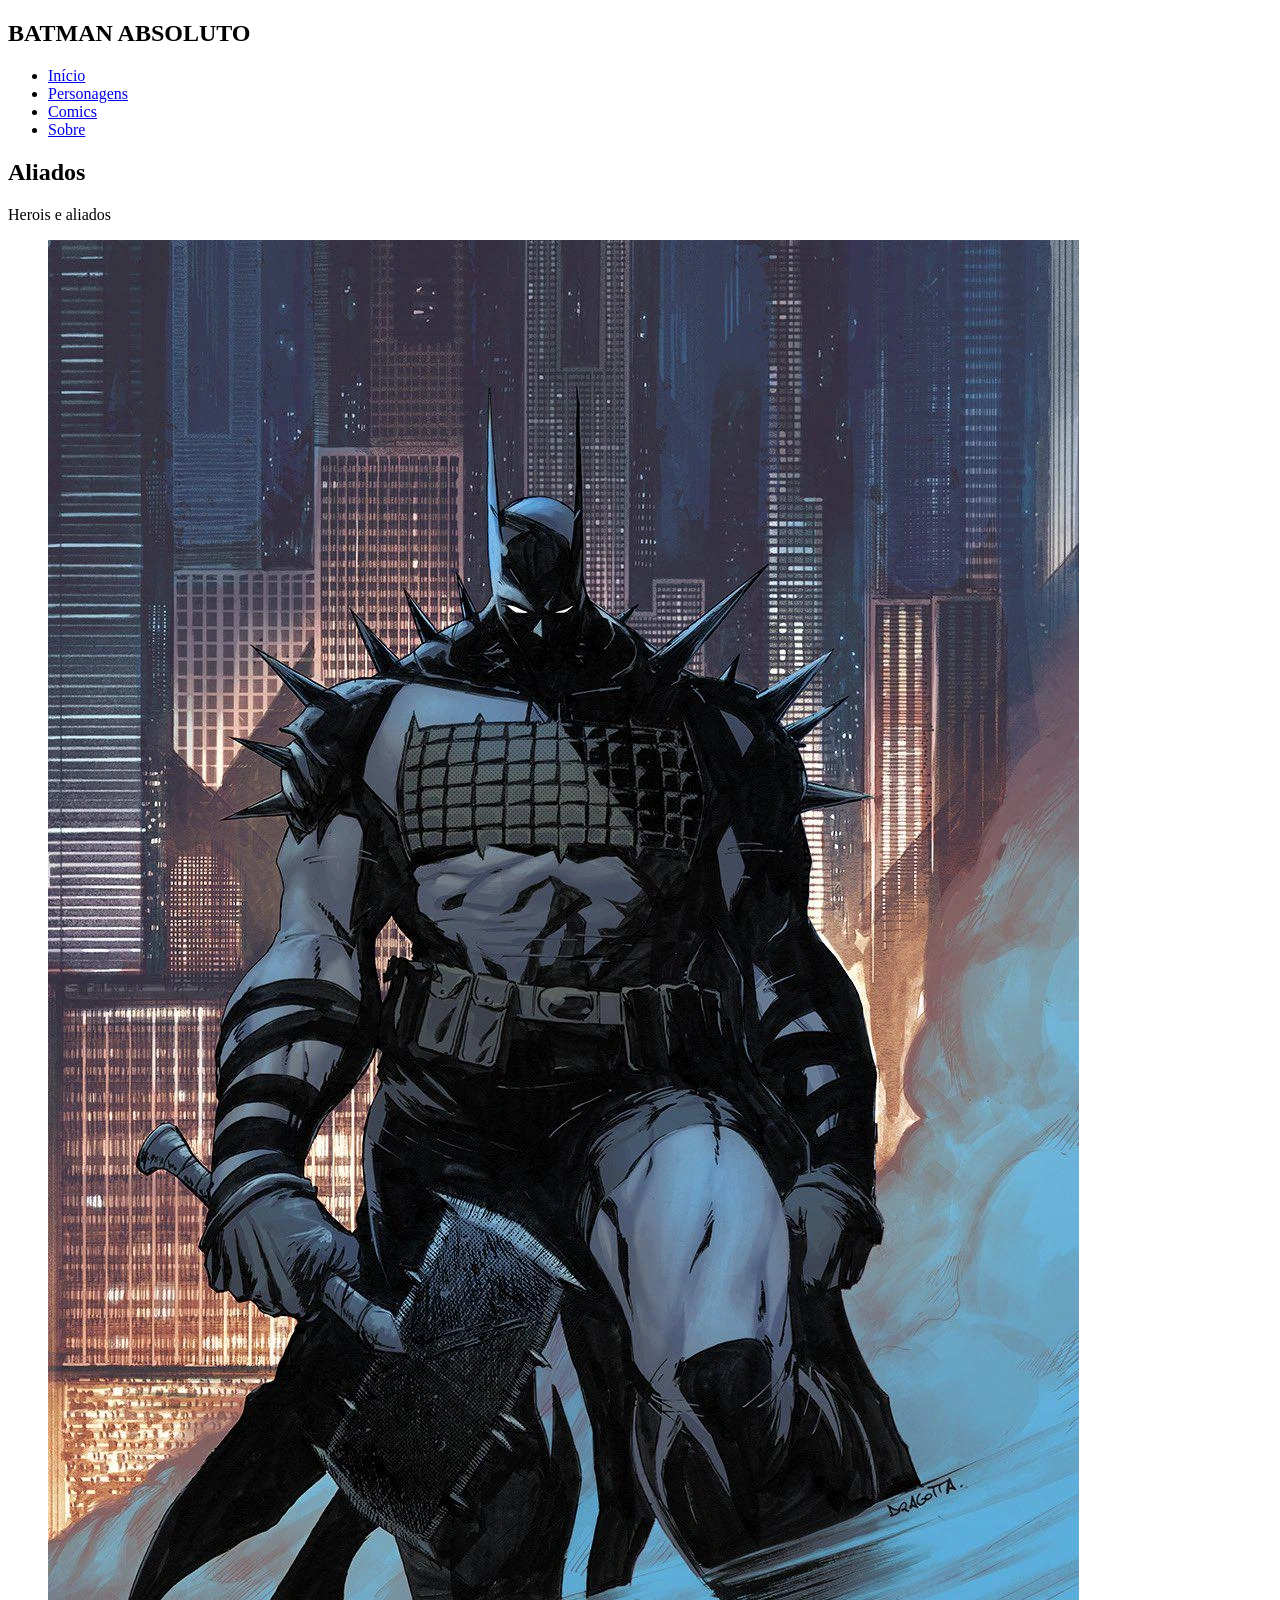
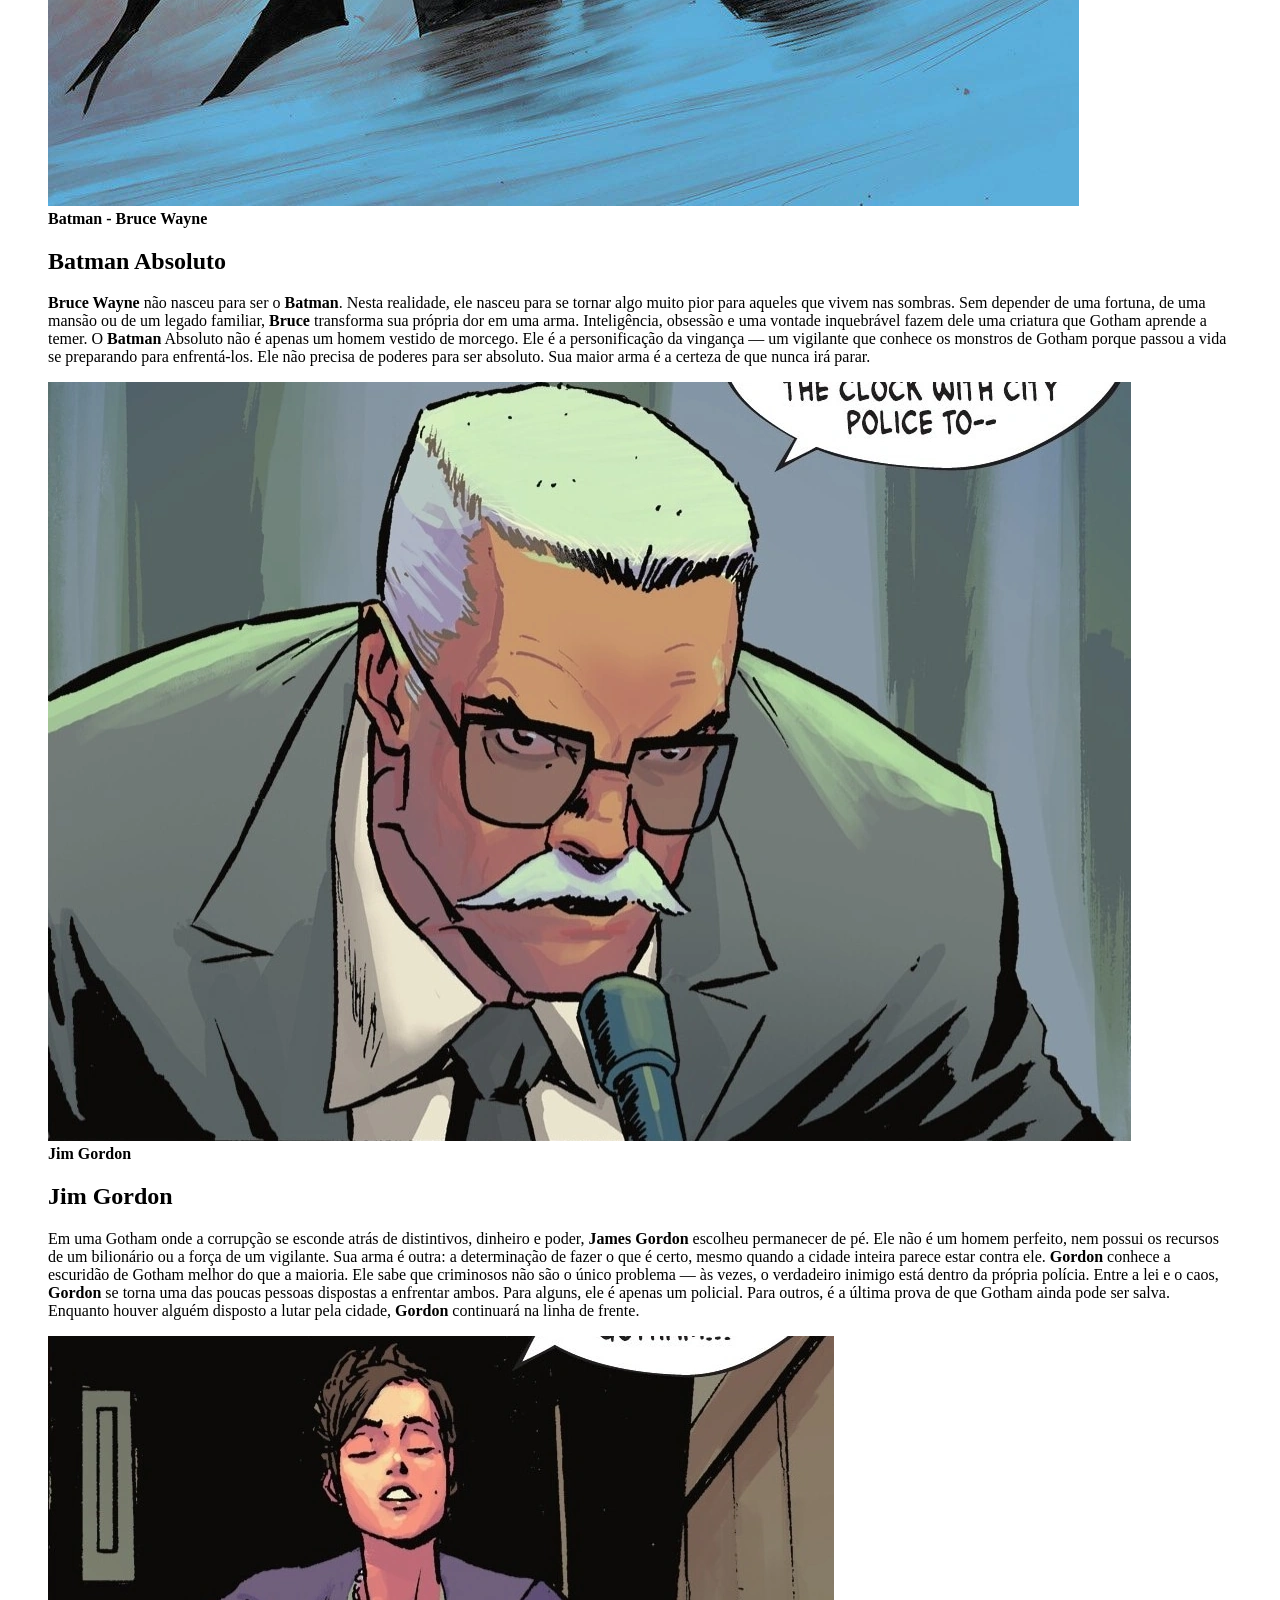
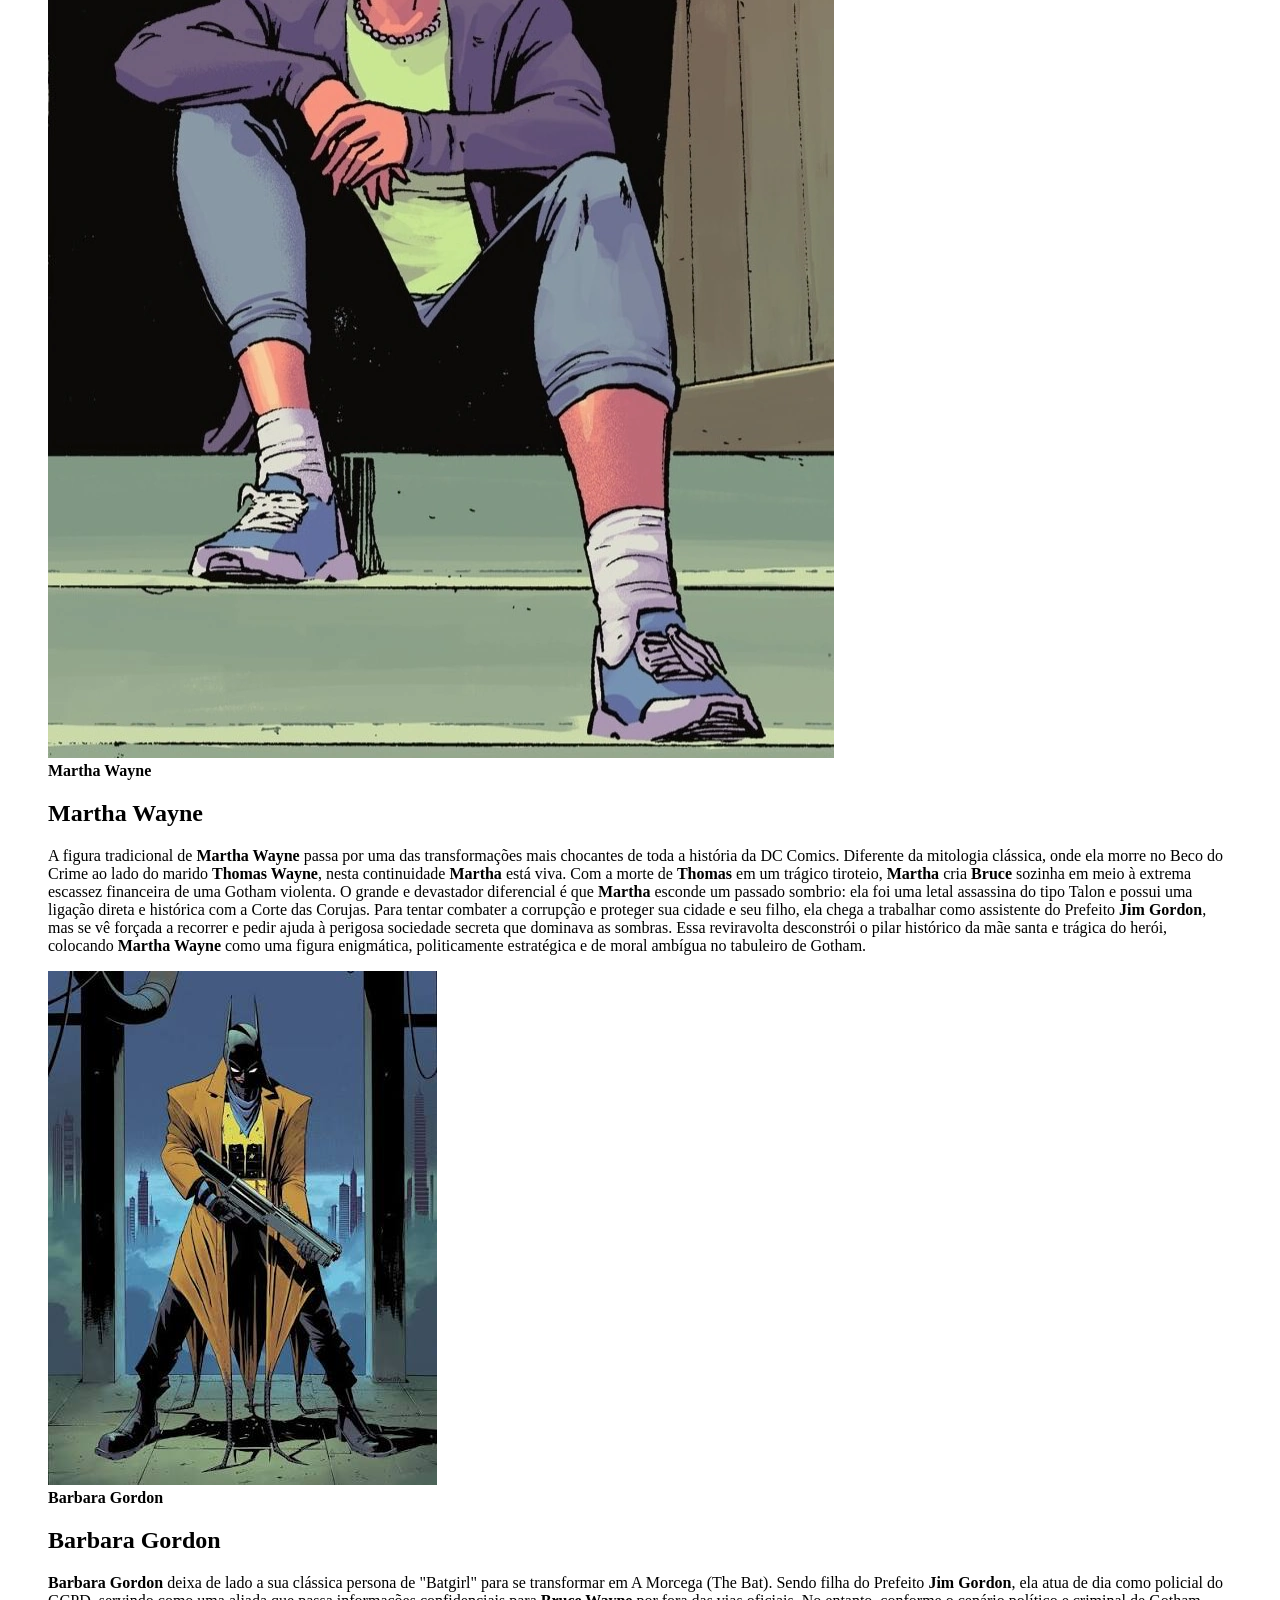
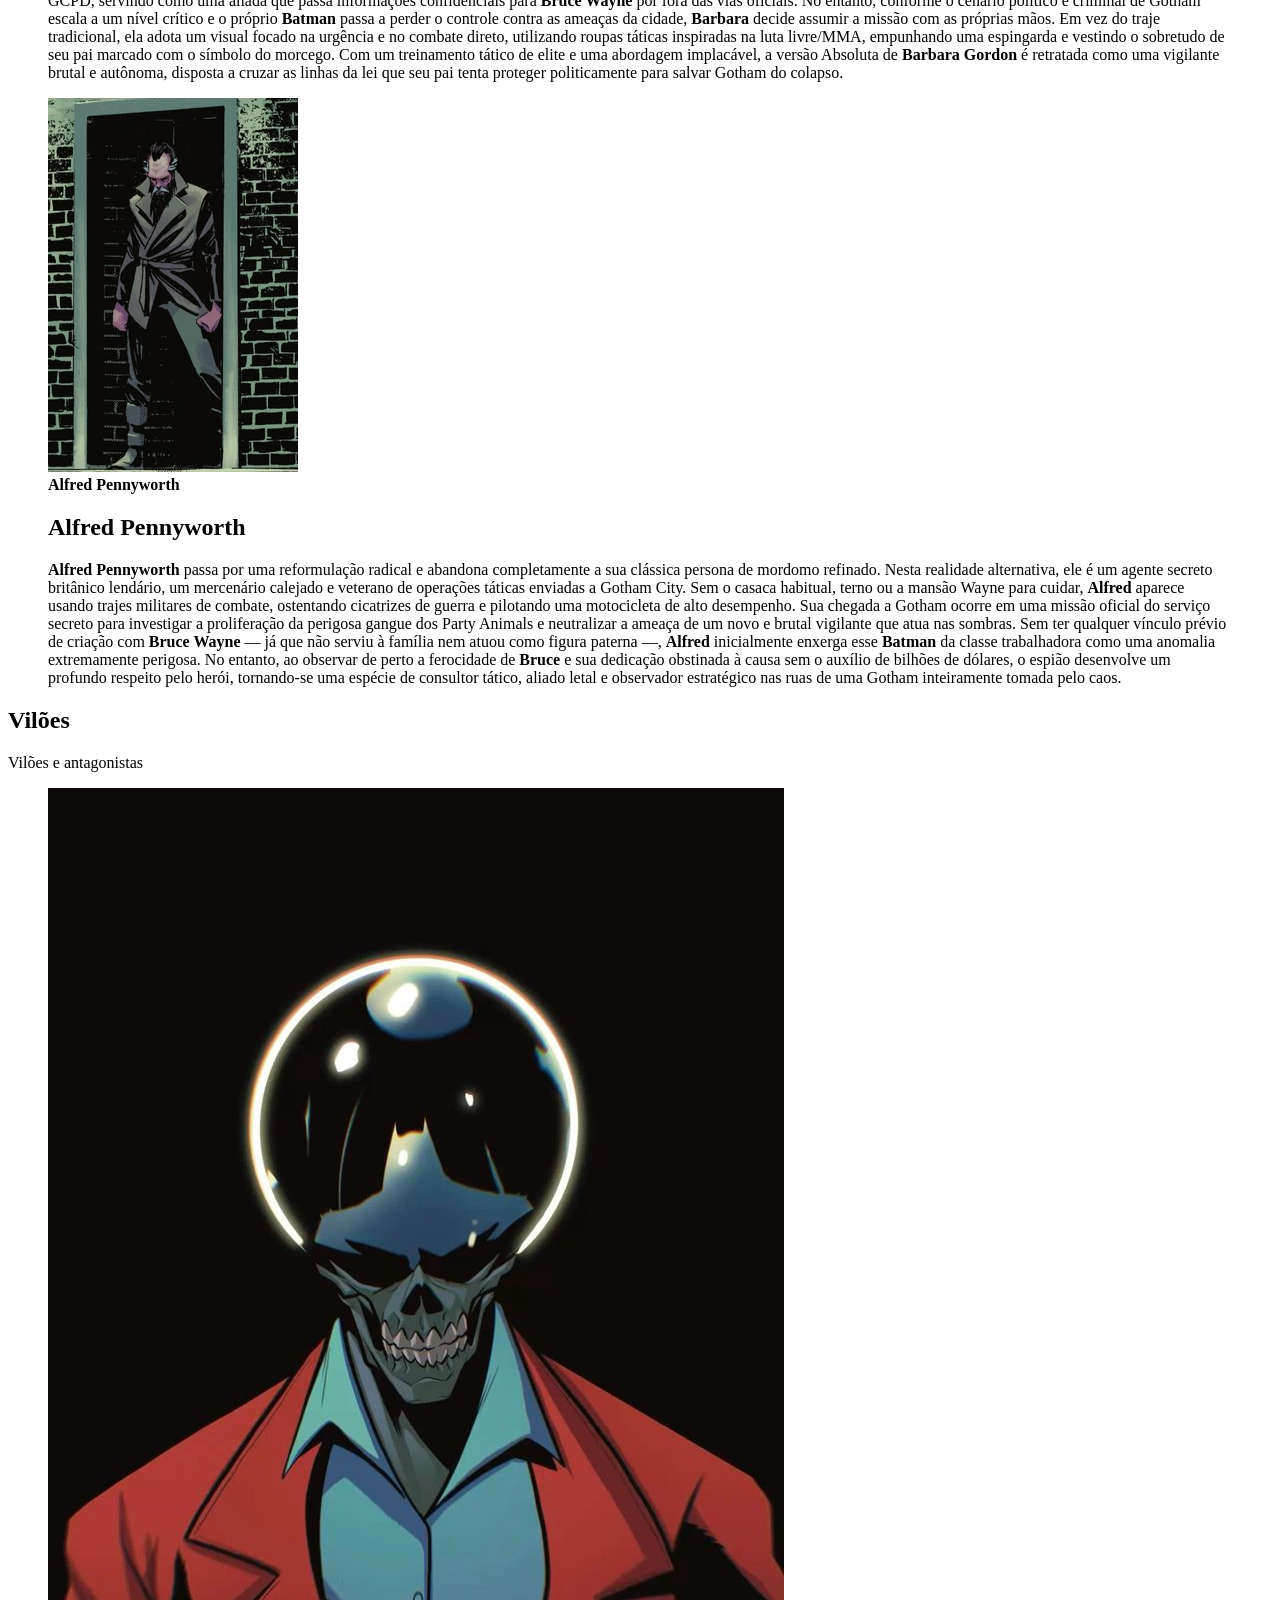
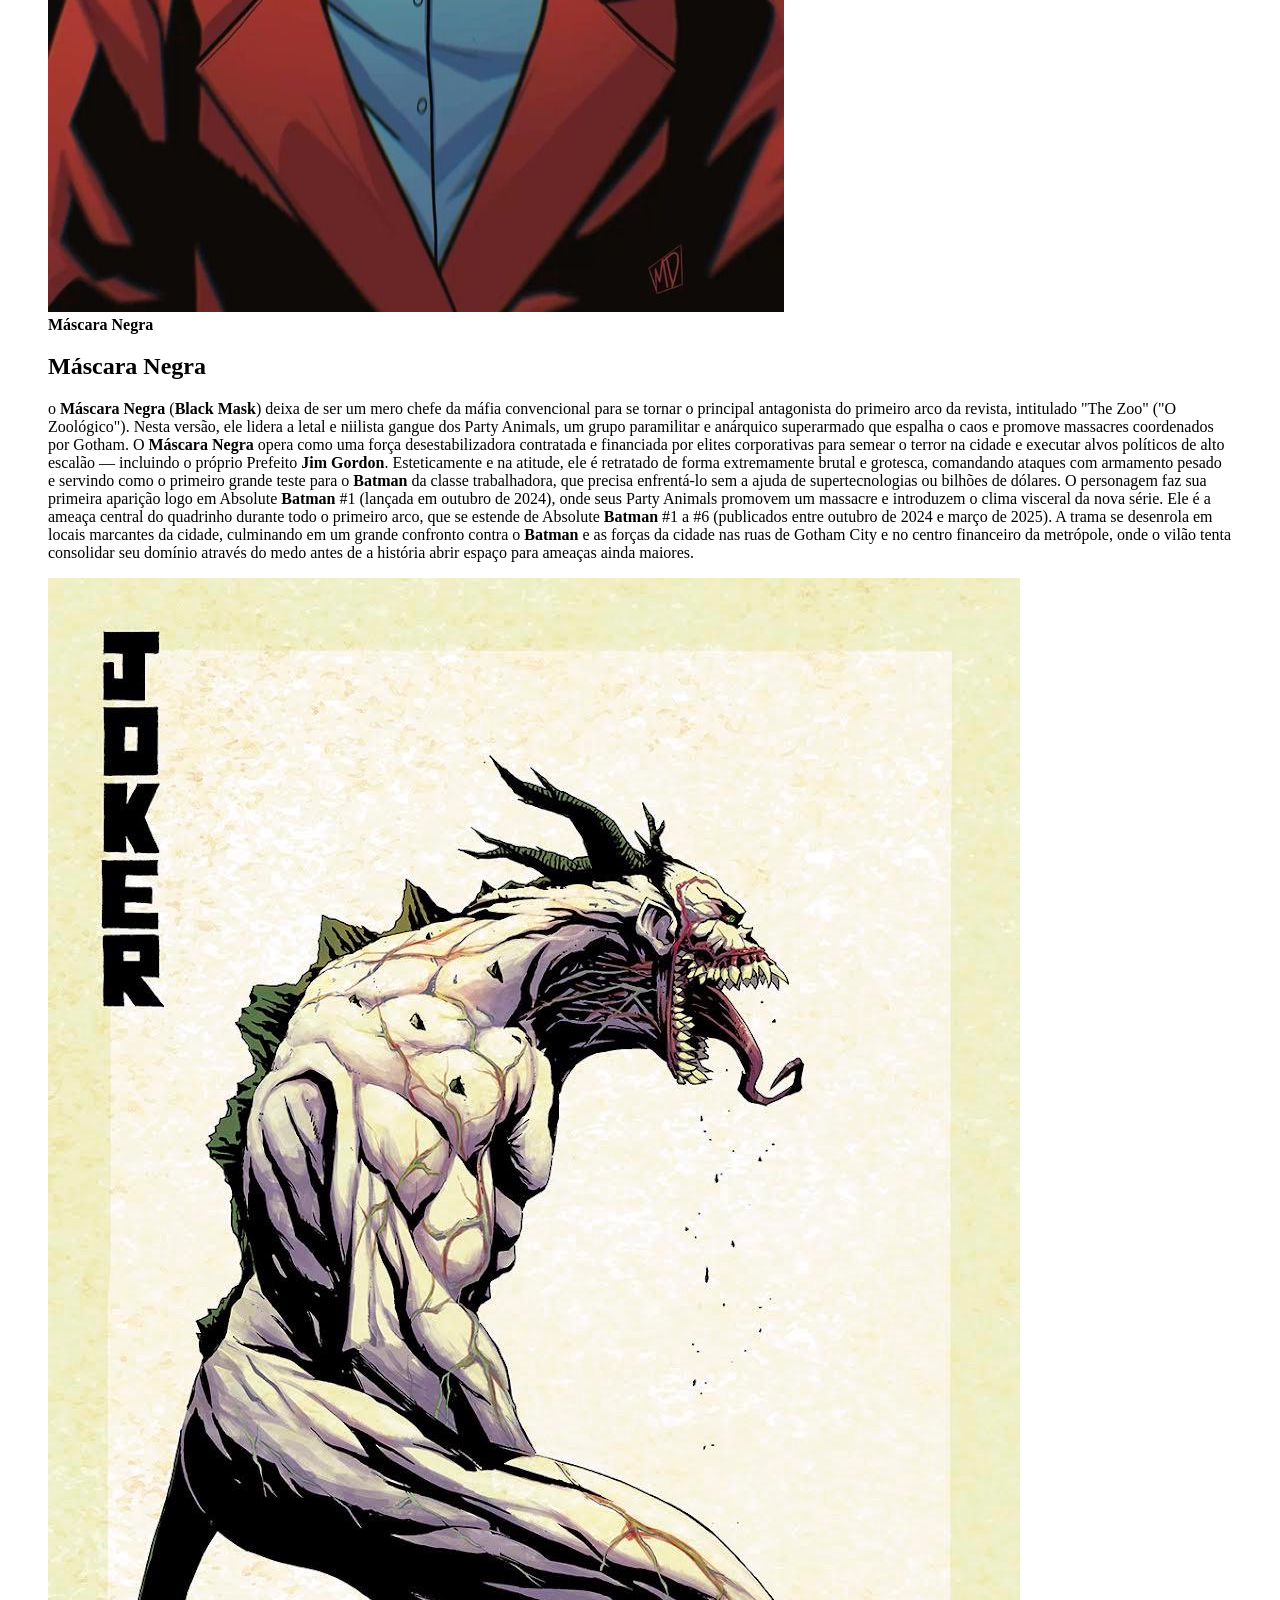
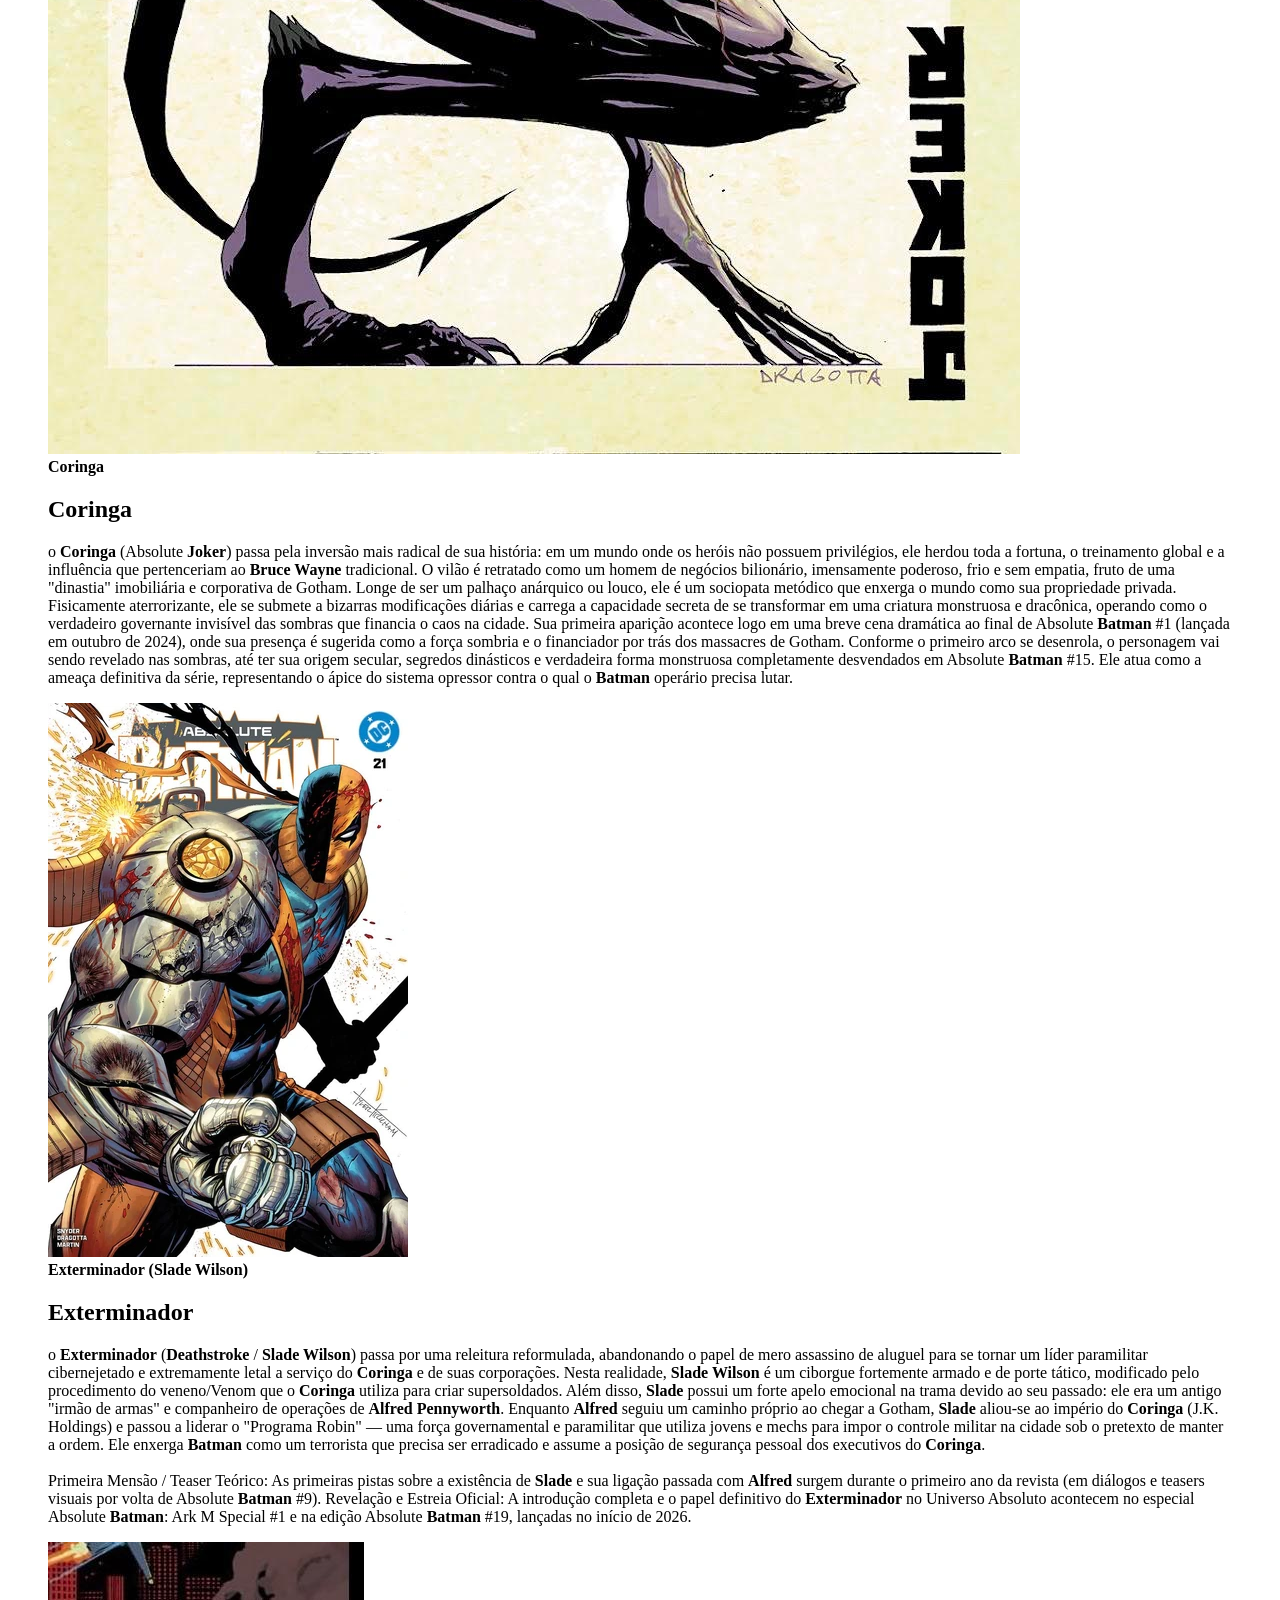
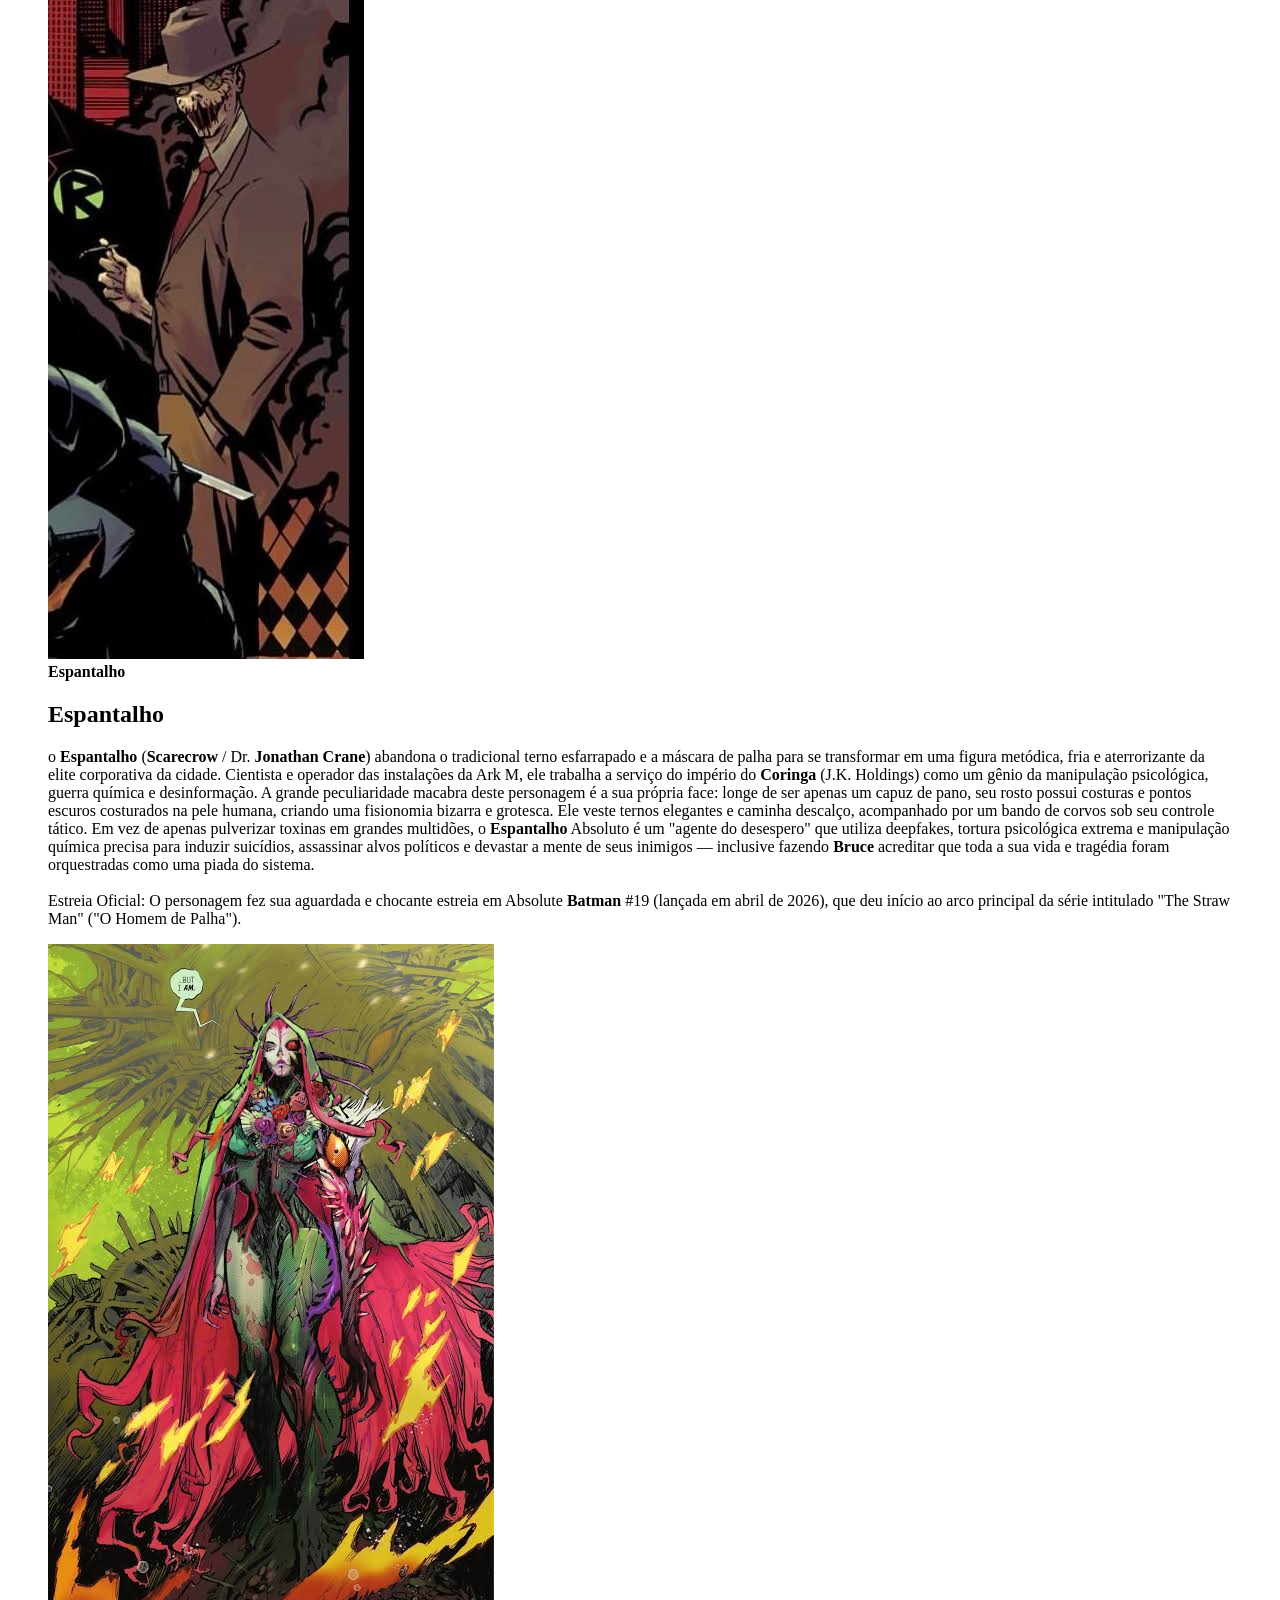
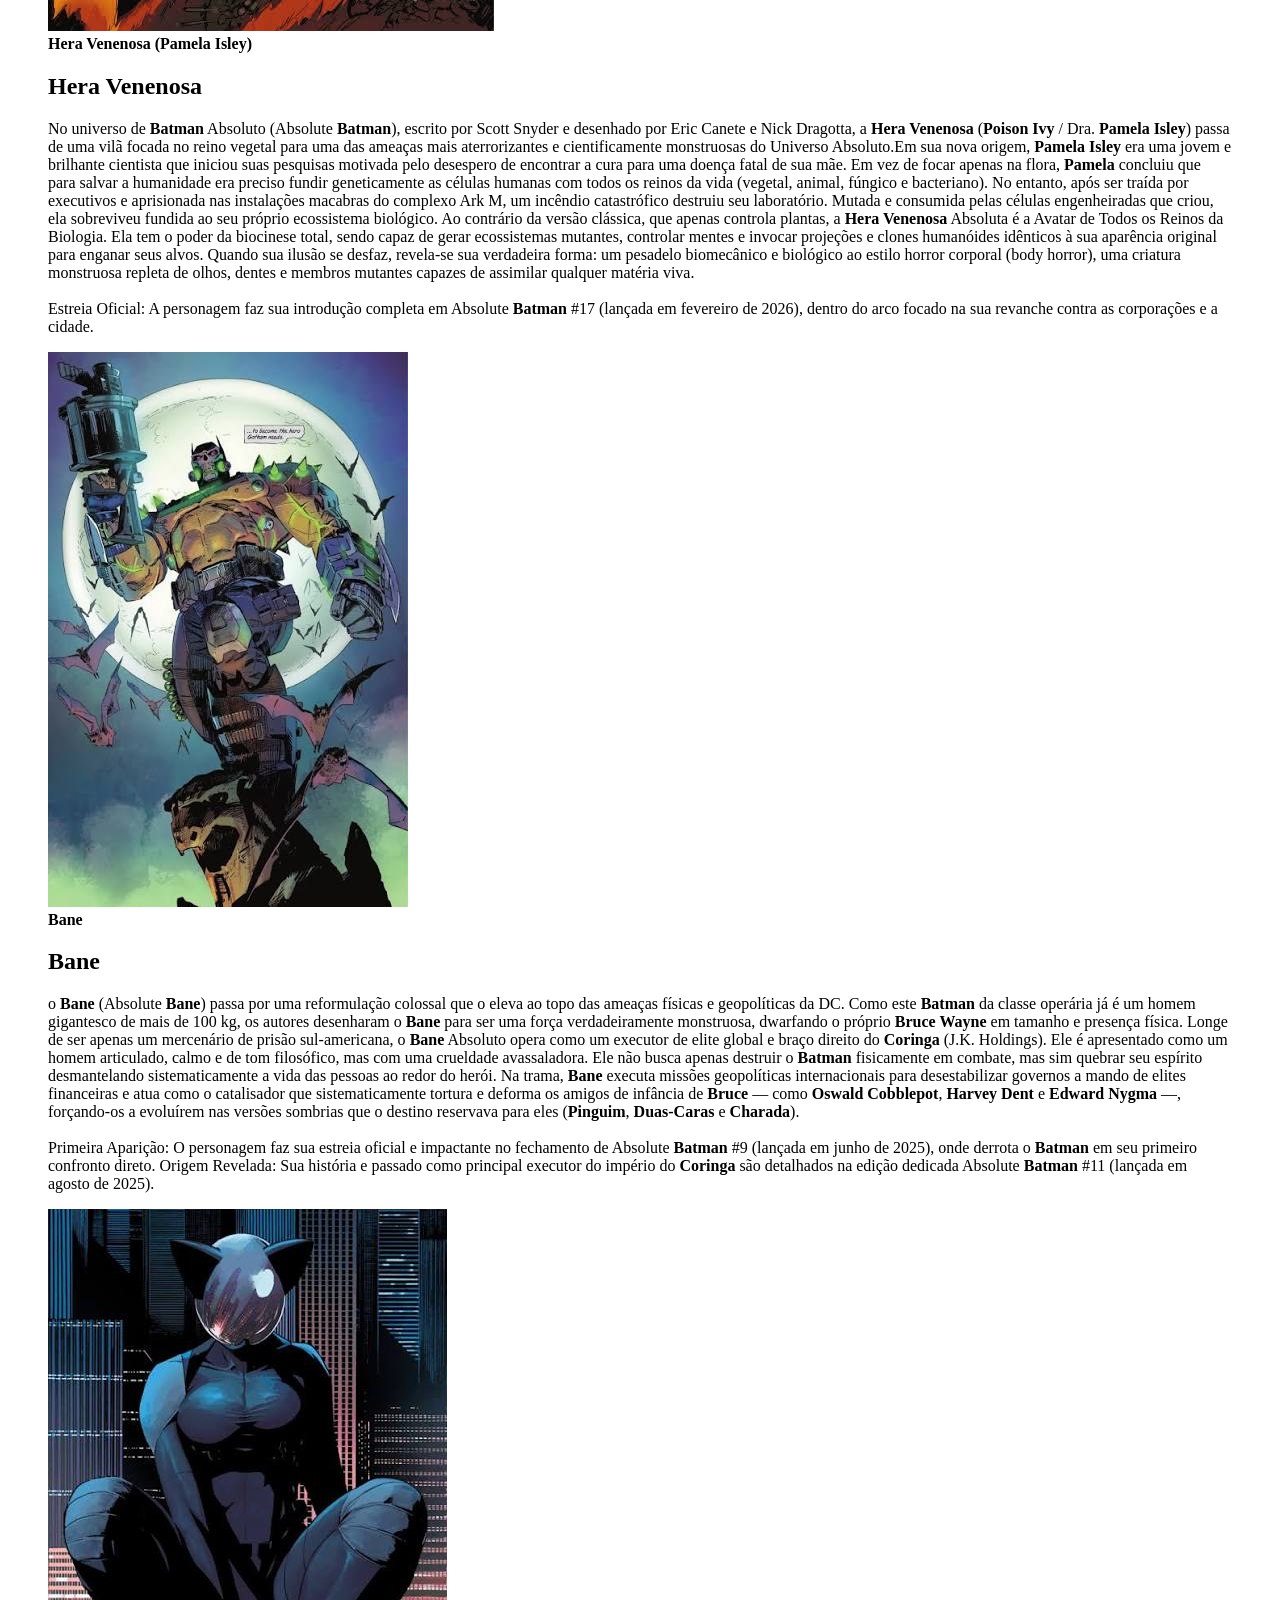
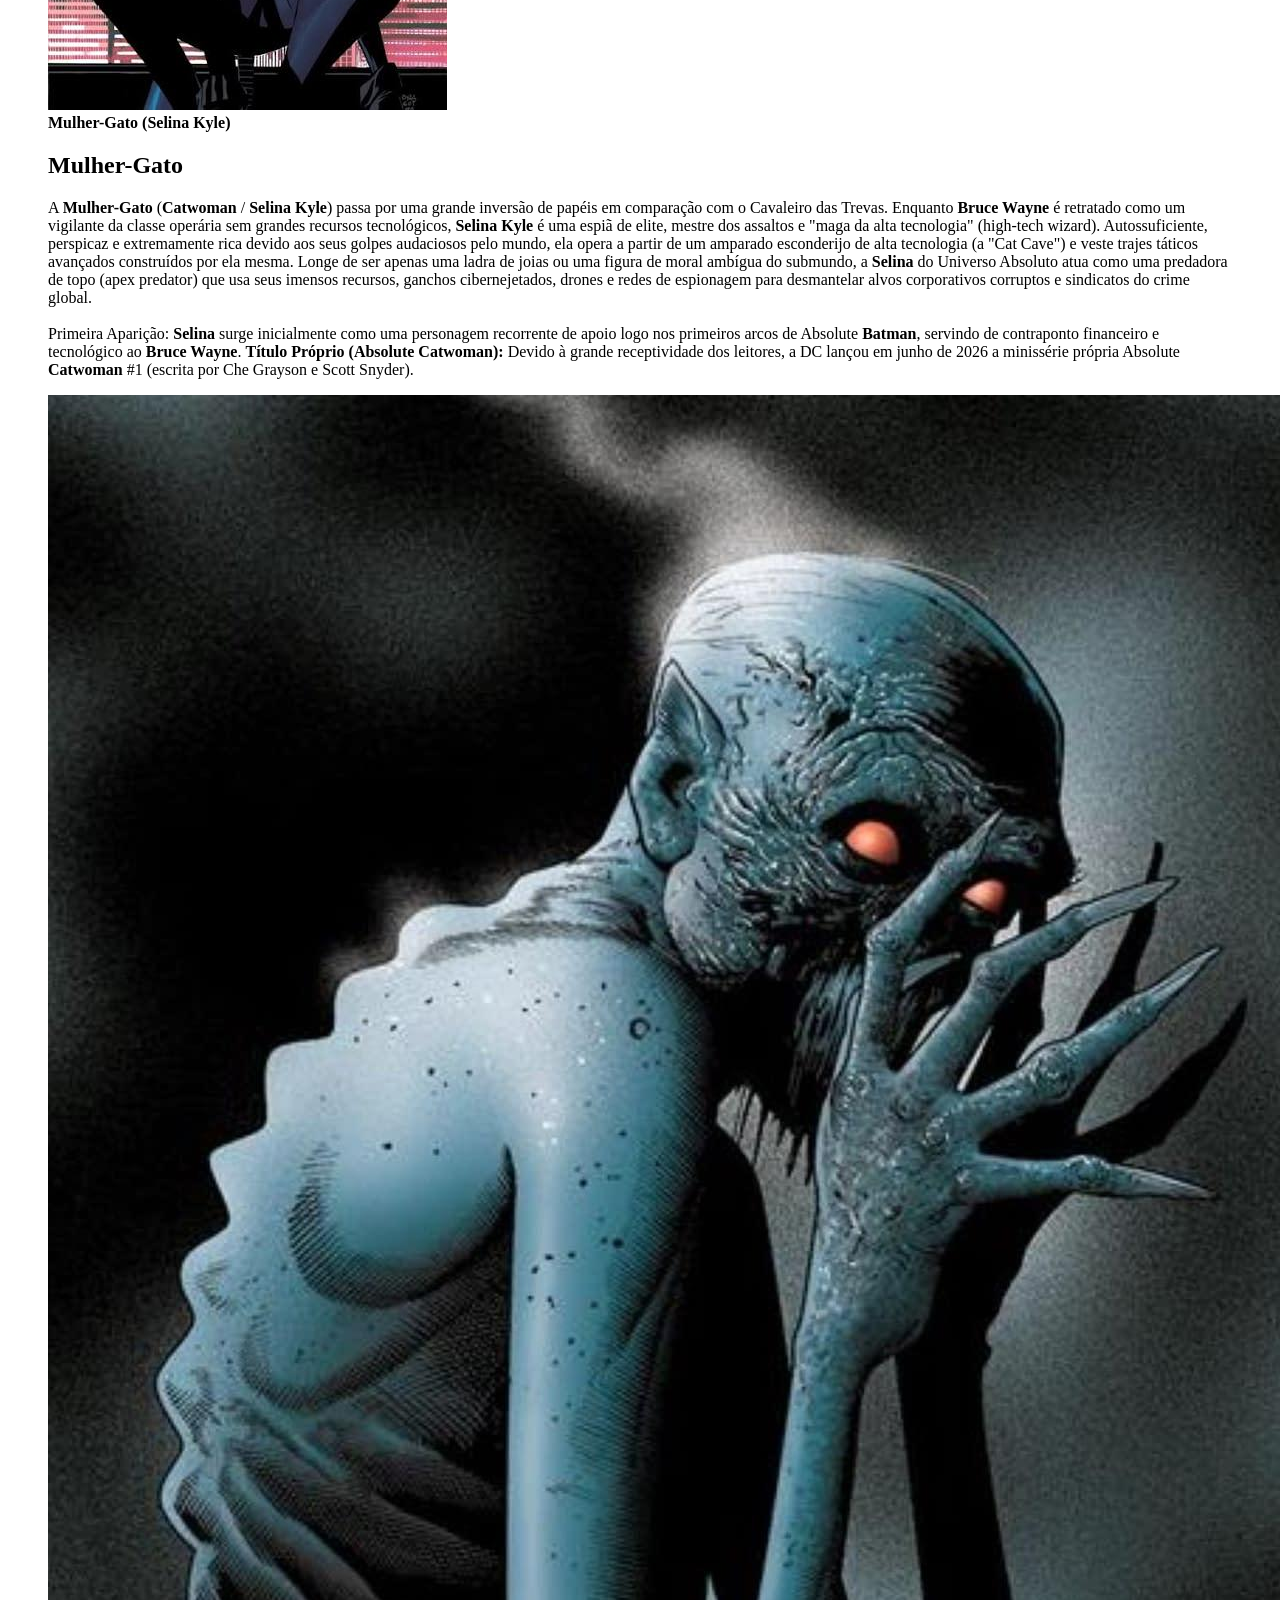
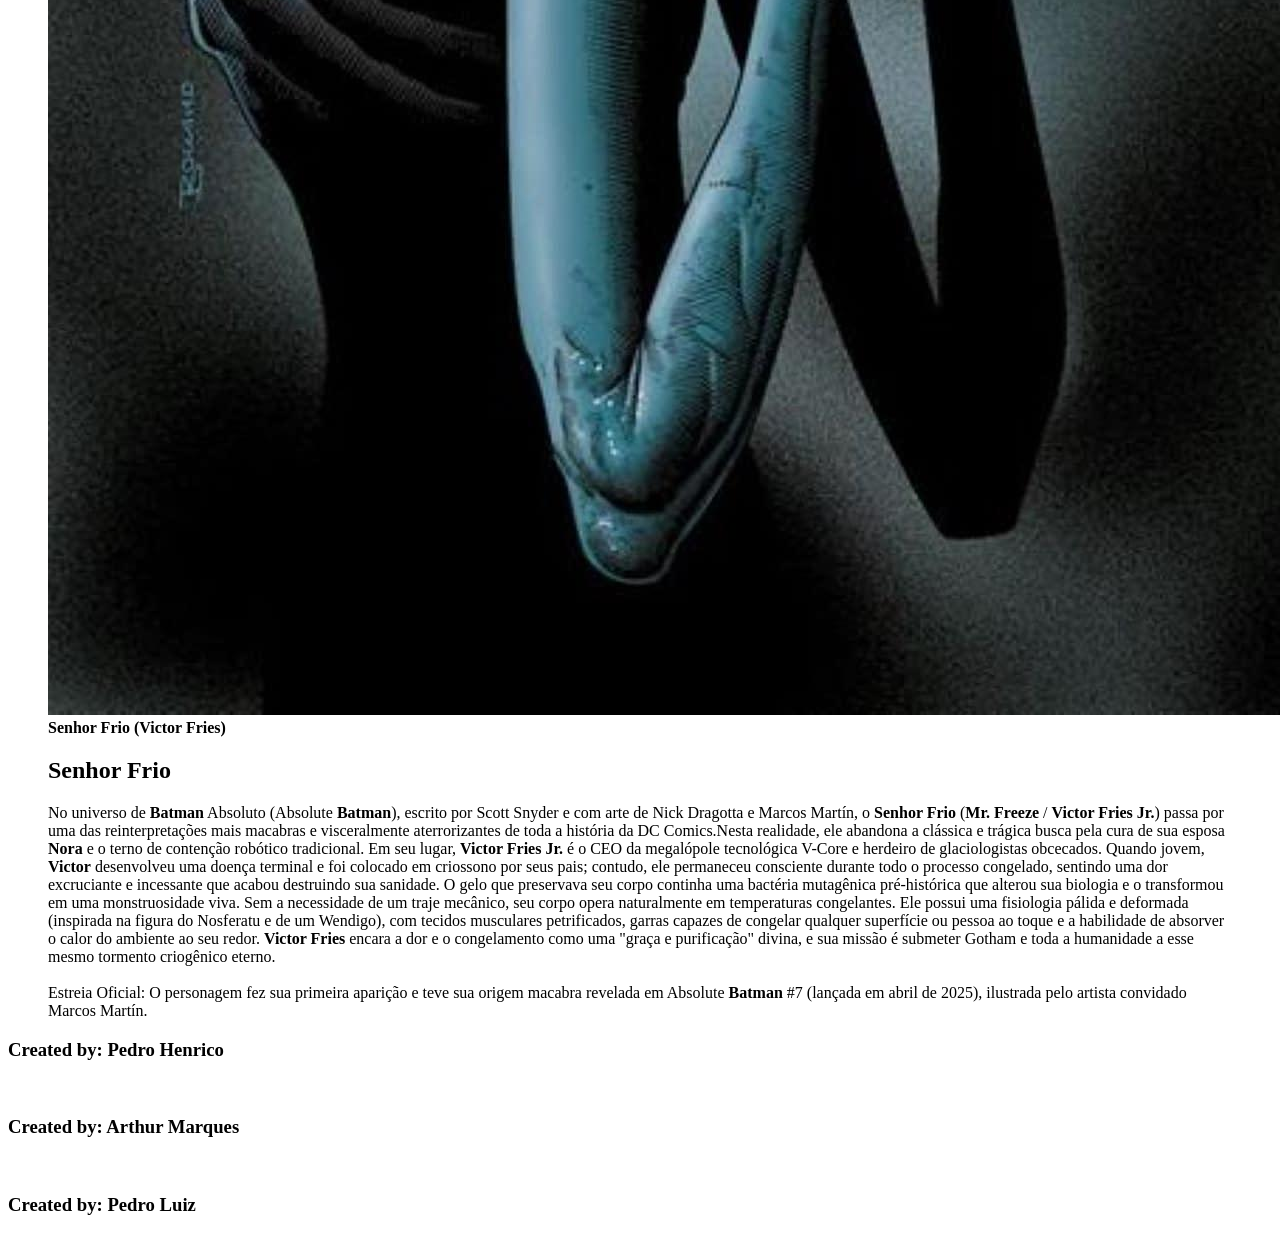
<file: sobre.html>
<!DOCTYPE html>
<html lang="pt-br">
<head>
    <meta charset="UTF-8">
    <meta name="viewport" content="width=device-width, initial-scale=1.0">
    <title>Fan page do batman absoluto</title>
</head>
<body>
    <header class="HeaderPage" id="cabecalho">
        <nav class="NavPage" id="navegacao-principal" aria-label="Navegação principal">
            <h1>BATMAN ABSOLUTO</h1>
            <ul id="menu-principal">
                <li><a href="index.html">Início</a></li>
                <li><a href="index.html#Galeria">Personagens</a></li>
                <li><a href="comics.html">Comics</a></li>
                <li><a href="sobre.html" aria-current="page">Sobre</a></li>
            </ul>
        </nav>
    </header>
    <main id="conteudo-principal">
        <!-- Galeria de Personagens-->
         <section class="Gallery-section" id="Galeria">
            <div id="aliados-titulo">
                <h2>Aliados</h2>
                <p class="Section-tag">Herois e aliados</p>
            </div>
            <div class="gallery-grid1" id="aliados-grid">
                <figure class="gallery-item">
                    <img src="imagens/Batman.webp" alt="Batman absoluto">
                    <figcaption><strong>Batman - Bruce Wayne</strong></figcaption>
                    <div class="cardtext">
                        <h2><strong>Batman Absoluto</strong></h2>
                        <p>
                            <strong>Bruce Wayne</strong> não nasceu para ser o <strong>Batman</strong>. Nesta realidade, ele nasceu para se tornar algo muito pior para aqueles que vivem nas sombras.
Sem depender de uma fortuna, de uma mansão ou de um legado familiar, <strong>Bruce</strong> transforma sua própria dor em uma arma. Inteligência, obsessão e uma vontade inquebrável fazem dele uma criatura que Gotham aprende a temer.
O <strong>Batman</strong> Absoluto não é apenas um homem vestido de morcego. Ele é a personificação da vingança — um vigilante que conhece os monstros de Gotham porque passou a vida se preparando para enfrentá-los.
Ele não precisa de poderes para ser absoluto. Sua maior arma é a certeza de que nunca irá parar.
                        </p>
                    </div>
                </figure>

                <figure class="gallery-item">
                    <img src="imagens/JimGordon.webp" alt="Jim gordon absolut">
                    <figcaption><strong>Jim Gordon</strong></figcaption>
                    <div class="cardtext">
                        <h2><strong>Jim Gordon</strong></h2>
                        <p>
Em uma Gotham onde a corrupção se esconde atrás de distintivos, dinheiro e poder, <strong>James Gordon</strong> escolheu permanecer de pé.
Ele não é um homem perfeito, nem possui os recursos de um bilionário ou a força de um vigilante. Sua arma é outra: a determinação de fazer o que é certo, mesmo quando a cidade inteira parece estar contra ele.
<strong>Gordon</strong> conhece a escuridão de Gotham melhor do que a maioria. Ele sabe que criminosos não são o único problema — às vezes, o verdadeiro inimigo está dentro da própria polícia.
Entre a lei e o caos, <strong>Gordon</strong> se torna uma das poucas pessoas dispostas a enfrentar ambos. Para alguns, ele é apenas um policial. Para outros, é a última prova de que Gotham ainda pode ser salva.
Enquanto houver alguém disposto a lutar pela cidade, <strong>Gordon</strong> continuará na linha de frente.
                        </p>
                    </div>
                </figure>

                <figure class="gallery-item">
                    <img src="imagens/MartaWayne.webp" alt="Marta Wayne absolut">
                    <figcaption><strong>Martha Wayne</strong></figcaption>
                    <div class="cardtext">
                        <h2><strong>Martha Wayne</strong></h2>
                        <p>
                            A figura tradicional de <strong>Martha Wayne</strong> passa por uma das transformações mais chocantes de toda a história da DC Comics. Diferente da mitologia clássica, onde ela morre no Beco do Crime ao lado do marido <strong>Thomas Wayne</strong>, nesta continuidade <strong>Martha</strong> está viva. Com a morte de <strong>Thomas</strong> em um trágico tiroteio, <strong>Martha</strong> cria <strong>Bruce</strong> sozinha em meio à extrema escassez financeira de uma Gotham violenta. O grande e devastador diferencial é que <strong>Martha</strong> esconde um passado sombrio: ela foi uma letal assassina do tipo Talon e possui uma ligação direta e histórica com a Corte das Corujas. Para tentar combater a corrupção e proteger sua cidade e seu filho, ela chega a trabalhar como assistente do Prefeito <strong>Jim Gordon</strong>, mas se vê forçada a recorrer e pedir ajuda à perigosa sociedade secreta que dominava as sombras. Essa reviravolta desconstrói o pilar histórico da mãe santa e trágica do herói, colocando <strong>Martha Wayne</strong> como uma figura enigmática, politicamente estratégica e de moral ambígua no tabuleiro de Gotham.
                        </p>
                    </div>
                </figure>

                <figure class="gallery-item">
                    <img src="imagens/barbara.jpg" alt="Barbara gordon absolut">
                    <figcaption><strong>Barbara Gordon</strong></figcaption>
                    <div class="cardtext">
                        <h2><strong>Barbara Gordon</strong></h2>
                        <p>
                            <strong>Barbara Gordon</strong> deixa de lado a sua clássica persona de "Batgirl" para se transformar em A Morcega (The Bat). Sendo filha do Prefeito <strong>Jim Gordon</strong>, ela atua de dia como policial do GCPD, servindo como uma aliada que passa informações confidenciais para <strong>Bruce Wayne</strong> por fora das vias oficiais. No entanto, conforme o cenário político e criminal de Gotham escala a um nível crítico e o próprio <strong>Batman</strong> passa a perder o controle contra as ameaças da cidade, <strong>Barbara</strong> decide assumir a missão com as próprias mãos. Em vez do traje tradicional, ela adota um visual focado na urgência e no combate direto, utilizando roupas táticas inspiradas na luta livre/MMA, empunhando uma espingarda e vestindo o sobretudo de seu pai marcado com o símbolo do morcego. Com um treinamento tático de elite e uma abordagem implacável, a versão Absoluta de <strong>Barbara Gordon</strong> é retratada como uma vigilante brutal e autônoma, disposta a cruzar as linhas da lei que seu pai tenta proteger politicamente para salvar Gotham do colapso.
                        </p>
                    </div>
                </figure>

                <figure class="gallery-item">
                    <img src="imagens/ALfred.webp" alt="Alfred absolut">
                    <figcaption><strong>Alfred Pennyworth</strong></figcaption>
                    <div class="cardtext">
                        <h2><strong>Alfred Pennyworth</strong></h2>
                        <p>
                            <strong>Alfred Pennyworth</strong> passa por uma reformulação radical e abandona completamente a sua clássica persona de mordomo refinado. Nesta realidade alternativa, ele é um agente secreto britânico lendário, um mercenário calejado e veterano de operações táticas enviadas a Gotham City. Sem o casaca habitual, terno ou a mansão Wayne para cuidar, <strong>Alfred</strong> aparece usando trajes militares de combate, ostentando cicatrizes de guerra e pilotando uma motocicleta de alto desempenho. Sua chegada a Gotham ocorre em uma missão oficial do serviço secreto para investigar a proliferação da perigosa gangue dos Party Animals e neutralizar a ameaça de um novo e brutal vigilante que atua nas sombras. Sem ter qualquer vínculo prévio de criação com <strong>Bruce Wayne</strong> — já que não serviu à família nem atuou como figura paterna —, <strong>Alfred</strong> inicialmente enxerga esse <strong>Batman</strong> da classe trabalhadora como uma anomalia extremamente perigosa. No entanto, ao observar de perto a ferocidade de <strong>Bruce</strong> e sua dedicação obstinada à causa sem o auxílio de bilhões de dólares, o espião desenvolve um profundo respeito pelo herói, tornando-se uma espécie de consultor tático, aliado letal e observador estratégico nas ruas de uma Gotham inteiramente tomada pelo caos.
                        </p>
                    </div>
                </figure>
            </div>

            <div id="viloes-titulo">
                <h2>Vilões</h2>
                <p class="Section-tag">Vilões e antagonistas</p>
            </div>
            <div class="gallery-grid1" id="viloes-grid">
                <figure class="gallery-item">
                    <img src="imagens/BlackMask.jpg" alt="Black mask absolut">
                    <figcaption><strong>Máscara Negra</strong></figcaption>
                    <div class="cardtext">
                        <h2><strong>Máscara Negra</strong></h2>
                        <p>
                            o <strong>Máscara Negra</strong> (<strong>Black Mask</strong>) deixa de ser um mero chefe da máfia convencional para se tornar o principal antagonista do primeiro arco da revista, intitulado "The Zoo" ("O Zoológico"). Nesta versão, ele lidera a letal e niilista gangue dos Party Animals, um grupo paramilitar e anárquico superarmado que espalha o caos e promove massacres coordenados por Gotham. O <strong>Máscara Negra</strong> opera como uma força desestabilizadora contratada e financiada por elites corporativas para semear o terror na cidade e executar alvos políticos de alto escalão — incluindo o próprio Prefeito <strong>Jim Gordon</strong>. Esteticamente e na atitude, ele é retratado de forma extremamente brutal e grotesca, comandando ataques com armamento pesado e servindo como o primeiro grande teste para o <strong>Batman</strong> da classe trabalhadora, que precisa enfrentá-lo sem a ajuda de supertecnologias ou bilhões de dólares.   O personagem faz sua primeira aparição logo em Absolute <strong>Batman</strong> #1 (lançada em outubro de 2024), onde seus Party Animals promovem um massacre e introduzem o clima visceral da nova série. Ele é a ameaça central do quadrinho durante todo o primeiro arco, que se estende de Absolute <strong>Batman</strong> #1 a #6 (publicados entre outubro de 2024 e março de 2025). A trama se desenrola em locais marcantes da cidade, culminando em um grande confronto contra o <strong>Batman</strong> e as forças da cidade nas ruas de Gotham City e no centro financeiro da metrópole, onde o vilão tenta consolidar seu domínio através do medo antes de a história abrir espaço para ameaças ainda maiores.
                        </p>
                    </div>
                </figure>

                <figure class="gallery-item">
                    <img src="imagens/coringa.jpeg" alt="Coringa absolut">
                    <figcaption><strong>Coringa</strong></figcaption>
                    <div class="cardtext">
                        <h2><strong>Coringa</strong></h2>
                        <p>
                            o <strong>Coringa</strong> (Absolute <strong>Joker</strong>) passa pela inversão mais radical de sua história: em um mundo onde os heróis não possuem privilégios, ele herdou toda a fortuna, o treinamento global e a influência que pertenceriam ao <strong>Bruce Wayne</strong> tradicional. O vilão é retratado como um homem de negócios bilionário, imensamente poderoso, frio e sem empatia, fruto de uma "dinastia" imobiliária e corporativa de Gotham. Longe de ser um palhaço anárquico ou louco, ele é um sociopata metódico que enxerga o mundo como sua propriedade privada. Fisicamente aterrorizante, ele se submete a bizarras modificações diárias e carrega a capacidade secreta de se transformar em uma criatura monstruosa e dracônica, operando como o verdadeiro governante invisível das sombras que financia o caos na cidade.   Sua primeira aparição acontece logo em uma breve cena dramática ao final de Absolute <strong>Batman</strong> #1 (lançada em outubro de 2024), onde sua presença é sugerida como a força sombria e o financiador por trás dos massacres de Gotham. Conforme o primeiro arco se desenrola, o personagem vai sendo revelado nas sombras, até ter sua origem secular, segredos dinásticos e verdadeira forma monstruosa completamente desvendados em Absolute <strong>Batman</strong> #15. Ele atua como a ameaça definitiva da série, representando o ápice do sistema opressor contra o qual o <strong>Batman</strong> operário precisa lutar.
                        </p>
                            
                </figure>

                <figure class="gallery-item">
                    <img src="imagens/Deathstroke.webp" alt="Exterminador absolut">
                    <figcaption><strong>Exterminador (Slade Wilson)</strong></figcaption>
                    <div class="cardtext">
                        <h2><strong>Exterminador</strong></h2>
                        <p>
                            o <strong>Exterminador</strong> (<strong>Deathstroke</strong> / <strong>Slade Wilson</strong>) passa por uma releitura reformulada, abandonando o papel de mero assassino de aluguel para se tornar um líder paramilitar cibernejetado e extremamente letal a serviço do <strong>Coringa</strong> e de suas corporações.
Nesta realidade, <strong>Slade Wilson</strong> é um ciborgue fortemente armado e de porte tático, modificado pelo procedimento do veneno/Venom que o <strong>Coringa</strong> utiliza para criar supersoldados. Além disso, <strong>Slade</strong> possui um forte apelo emocional na trama devido ao seu passado: ele era um antigo "irmão de armas" e companheiro de operações de <strong>Alfred Pennyworth</strong>. Enquanto <strong>Alfred</strong> seguiu um caminho próprio ao chegar a Gotham, <strong>Slade</strong> aliou-se ao império do <strong>Coringa</strong> (J.K. Holdings) e passou a liderar o "Programa Robin" — uma força governamental e paramilitar que utiliza jovens e mechs para impor o controle militar na cidade sob o pretexto de manter a ordem. Ele enxerga <strong>Batman</strong> como um terrorista que precisa ser erradicado e assume a posição de segurança pessoal dos executivos do <strong>Coringa</strong>. <br>
<br>
Primeira Mensão / Teaser Teórico: As primeiras pistas sobre a existência de <strong>Slade</strong> e sua ligação passada com <strong>Alfred</strong> surgem durante o primeiro ano da revista (em diálogos e teasers visuais por volta de Absolute <strong>Batman</strong> #9).   Revelação e Estreia Oficial: A introdução completa e o papel definitivo do <strong>Exterminador</strong> no Universo Absoluto acontecem no especial Absolute <strong>Batman</strong>: Ark M Special #1 e na edição Absolute <strong>Batman</strong> #19, lançadas no início de 2026.
                        </p>
                    </div>
                </figure>

                <figure class="gallery-item">
                    <img src="imagens/espantalho.jpg" alt="Espantalho absolut">
                    <figcaption><strong>Espantalho</strong></figcaption>
                    <div class="cardtext">
                        <h2><strong>Espantalho</strong></h2>
                        <p>
                            o <strong>Espantalho</strong> (<strong>Scarecrow</strong> / Dr. <strong>Jonathan Crane</strong>) abandona o tradicional terno esfarrapado e a máscara de palha para se transformar em uma figura metódica, fria e aterrorizante da elite corporativa da cidade. Cientista e operador das instalações da Ark M, ele trabalha a serviço do império do <strong>Coringa</strong> (J.K. Holdings) como um gênio da manipulação psicológica, guerra química e desinformação. A grande peculiaridade macabra deste personagem é a sua própria face: longe de ser apenas um capuz de pano, seu rosto possui costuras e pontos escuros costurados na pele humana, criando uma fisionomia bizarra e grotesca. Ele veste ternos elegantes e caminha descalço, acompanhado por um bando de corvos sob seu controle tático. Em vez de apenas pulverizar toxinas em grandes multidões, o <strong>Espantalho</strong> Absoluto é um "agente do desespero" que utiliza deepfakes, tortura psicológica extrema e manipulação química precisa para induzir suicídios, assassinar alvos políticos e devastar a mente de seus inimigos — inclusive fazendo <strong>Bruce</strong> acreditar que toda a sua vida e tragédia foram orquestradas como uma piada do sistema.
                            <br>
                            <br>
                            Estreia Oficial: O personagem fez sua aguardada e chocante estreia em Absolute <strong>Batman</strong> #19 (lançada em abril de 2026), que deu início ao arco principal da série intitulado "The Straw Man" ("O Homem de Palha").
                        </p>
                    </div>
                </figure>

                <figure class="gallery-item">
                    <img src="imagens/HeraVenenosa.jpg" alt="HeraVenenosa absolut">
                    <figcaption><strong>Hera Venenosa (Pamela Isley)</strong></figcaption>
                    <div class="cardtext">
                        <h2><strong>Hera Venenosa</strong></h2>
                        <p>
                            No universo de <strong>Batman</strong> Absoluto (Absolute <strong>Batman</strong>), escrito por Scott Snyder e desenhado por Eric Canete e Nick Dragotta, a <strong>Hera Venenosa</strong> (<strong>Poison Ivy</strong> / Dra. <strong>Pamela Isley</strong>) passa de uma vilã focada no reino vegetal para uma das ameaças mais aterrorizantes e cientificamente monstruosas do Universo Absoluto.Em sua nova origem, <strong>Pamela Isley</strong> era uma jovem e brilhante cientista que iniciou suas pesquisas motivada pelo desespero de encontrar a cura para uma doença fatal de sua mãe. Em vez de focar apenas na flora, <strong>Pamela</strong> concluiu que para salvar a humanidade era preciso fundir geneticamente as células humanas com todos os reinos da vida (vegetal, animal, fúngico e bacteriano). No entanto, após ser traída por executivos e aprisionada nas instalações macabras do complexo Ark M, um incêndio catastrófico destruiu seu laboratório. Mutada e consumida pelas células engenheiradas que criou, ela sobreviveu fundida ao seu próprio ecossistema biológico.   Ao contrário da versão clássica, que apenas controla plantas, a <strong>Hera Venenosa</strong> Absoluta é a Avatar de Todos os Reinos da Biologia. Ela tem o poder da biocinese total, sendo capaz de gerar ecossistemas mutantes, controlar mentes e invocar projeções e clones humanóides idênticos à sua aparência original para enganar seus alvos. Quando sua ilusão se desfaz, revela-se sua verdadeira forma: um pesadelo biomecânico e biológico ao estilo horror corporal (body horror), uma criatura monstruosa repleta de olhos, dentes e membros mutantes capazes de assimilar qualquer matéria viva.
                            <br>
                            <br>
                            Estreia Oficial: A personagem faz sua introdução completa em Absolute <strong>Batman</strong> #17 (lançada em fevereiro de 2026), dentro do arco focado na sua revanche contra as corporações e a cidade.
                        </p>
                    </div>
                </figure>
                <figure class="gallery-item">
                    <img src="imagens/bane.jpg" alt="Bane absolut">
                    <figcaption><strong>Bane</strong></figcaption>
                    <div class="cardtext">
                        <h2><strong>Bane</strong></h2>
                        <p>
                            o <strong>Bane</strong> (Absolute <strong>Bane</strong>) passa por uma reformulação colossal que o eleva ao topo das ameaças físicas e geopolíticas da DC. Como este <strong>Batman</strong> da classe operária já é um homem gigantesco de mais de 100 kg, os autores desenharam o <strong>Bane</strong> para ser uma força verdadeiramente monstruosa, dwarfando o próprio <strong>Bruce Wayne</strong> em tamanho e presença física.   Longe de ser apenas um mercenário de prisão sul-americana, o <strong>Bane</strong> Absoluto opera como um executor de elite global e braço direito do <strong>Coringa</strong> (J.K. Holdings). Ele é apresentado como um homem articulado, calmo e de tom filosófico, mas com uma crueldade avassaladora. Ele não busca apenas destruir o <strong>Batman</strong> fisicamente em combate, mas sim quebrar seu espírito desmantelando sistematicamente a vida das pessoas ao redor do herói. Na trama, <strong>Bane</strong> executa missões geopolíticas internacionais para desestabilizar governos a mando de elites financeiras e atua como o catalisador que sistematicamente tortura e deforma os amigos de infância de <strong>Bruce</strong> — como <strong>Oswald Cobblepot</strong>, <strong>Harvey Dent</strong> e <strong>Edward Nygma</strong> —, forçando-os a evoluírem nas versões sombrias que o destino reservava para eles (<strong>Pinguim</strong>, <strong>Duas-Caras</strong> e <strong>Charada</strong>). 
                            <br>
                            <br>
                            Primeira Aparição: O personagem faz sua estreia oficial e impactante no fechamento de Absolute <strong>Batman</strong> #9 (lançada em junho de 2025), onde derrota o <strong>Batman</strong> em seu primeiro confronto direto.   Origem Revelada: Sua história e passado como principal executor do império do <strong>Coringa</strong> são detalhados na edição dedicada Absolute <strong>Batman</strong> #11 (lançada em agosto de 2025).
                        </P>
                    </div>
                </figure>

                <figure class="gallery-item">
                    <img src="imagens/Catwoman.jpg" alt="Mulher gato absolut">
                    <figcaption><strong>Mulher-Gato (Selina Kyle)</strong></figcaption>
                    <div class="cardtext">
                        <h2><strong>Mulher-Gato</strong></h2>
                        <p>
                            A <strong>Mulher-Gato</strong> (<strong>Catwoman</strong> / <strong>Selina Kyle</strong>) passa por uma grande inversão de papéis em comparação com o Cavaleiro das Trevas. Enquanto <strong>Bruce Wayne</strong> é retratado como um vigilante da classe operária sem grandes recursos tecnológicos, <strong>Selina Kyle</strong> é uma espiã de elite, mestre dos assaltos e "maga da alta tecnologia" (high-tech wizard). Autossuficiente, perspicaz e extremamente rica devido aos seus golpes audaciosos pelo mundo, ela opera a partir de um amparado esconderijo de alta tecnologia (a "Cat Cave") e veste trajes táticos avançados construídos por ela mesma. Longe de ser apenas uma ladra de joias ou uma figura de moral ambígua do submundo, a <strong>Selina</strong> do Universo Absoluto atua como uma predadora de topo (apex predator) que usa seus imensos recursos, ganchos cibernejetados, drones e redes de espionagem para desmantelar alvos corporativos corruptos e sindicatos do crime global.
                            <br>
                            <br>
                            Primeira Aparição: <strong>Selina</strong> surge inicialmente como uma personagem recorrente de apoio logo nos primeiros arcos de Absolute <strong>Batman</strong>, servindo de contraponto financeiro e tecnológico ao <strong>Bruce Wayne</strong>. <strong> Título Próprio (Absolute Catwoman): </strong> Devido à grande receptividade dos leitores, a DC lançou em junho de 2026 a minissérie própria Absolute <strong>Catwoman</strong> #1 (escrita por Che Grayson e Scott Snyder).
                            </p>
                    </div>
                </figure>

                <figure class="gallery-item">
                    <img src="imagens/SenhorFrio.jpg" alt="Senhor frio absolut">
                    <figcaption><strong>Senhor Frio (Victor Fries)</strong></figcaption>
                    <div class="cardtext">
                        <h2><strong>Senhor Frio</strong></h2>
                        <p>
                            No universo de <strong>Batman</strong> Absoluto (Absolute <strong>Batman</strong>), escrito por Scott Snyder e com arte de Nick Dragotta e Marcos Martín, o <strong>Senhor Frio</strong> (<strong>Mr. Freeze</strong> / <strong>Victor Fries Jr.</strong>) passa por uma das reinterpretações mais macabras e visceralmente aterrorizantes de toda a história da DC Comics.Nesta realidade, ele abandona a clássica e trágica busca pela cura de sua esposa <strong>Nora</strong> e o terno de contenção robótico tradicional. Em seu lugar, <strong>Victor Fries Jr.</strong> é o CEO da megalópole tecnológica V-Core e herdeiro de glaciologistas obcecados. Quando jovem, <strong>Victor</strong> desenvolveu uma doença terminal e foi colocado em criossono por seus pais; contudo, ele permaneceu consciente durante todo o processo congelado, sentindo uma dor excruciante e incessante que acabou destruindo sua sanidade. O gelo que preservava seu corpo continha uma bactéria mutagênica pré-histórica que alterou sua biologia e o transformou em uma monstruosidade viva.   Sem a necessidade de um traje mecânico, seu corpo opera naturalmente em temperaturas congelantes. Ele possui uma fisiologia pálida e deformada (inspirada na figura do Nosferatu e de um Wendigo), com tecidos musculares petrificados, garras capazes de congelar qualquer superfície ou pessoa ao toque e a habilidade de absorver o calor do ambiente ao seu redor. <strong>Victor Fries</strong> encara a dor e o congelamento como uma "graça e purificação" divina, e sua missão é submeter Gotham e toda a humanidade a esse mesmo tormento criogênico eterno.
                            <br>
                            <br>
                            Estreia Oficial: O personagem fez sua primeira aparição e teve sua origem macabra revelada em Absolute <strong>Batman</strong> #7 (lançada em abril de 2025), ilustrada pelo artista convidado Marcos Martín.
                        </p>
                    </div>
                </figure>
            </div>
    </main>

    <!--Footer da pagina-->
    <footer id="rodape">
        <div class="FooterPage" id="creditos">
            <h3>Created by: Pedro Henrico</h3><br>
            <h3>Created by: Arthur Marques</h3><br>
            <h3>Created by: Pedro Luiz</h3>
        </div>
    </footer>
</body>
</html>
</file>
<file: CSS/style.css>
:root {
    --fundo: #0a1418;          /* preto esverdeado (noite de Gotham) */
    --fundo-glow: #12303a;     /* azul-petróleo do brilho no topo */
    --superficie: #101f26;     /* painéis */
    --superficie-2: #16303a;   /* cards */
    --borda: #234a55;
    --borda-forte: #2f6b78;

    --texto: #efe6cf;          /* creme do papel / pele nas capas */
    --texto-suave: #8fa9ab;    /* cinza-esverdeado do uniforme */

    --destaque: #f2c94c;       /* amarelo da logo "BATMAN" */
    --laranja: #e8832a;        /* laranja do céu da capa #1 */
    --brilho: rgba(232, 131, 42, 0.35);
}

*, *::before, *::after {
    box-sizing: border-box;
    margin: 0;
    padding: 0;
}

html {
    scroll-behavior: smooth;
    font-size: 16px;
}

body {
    font-family: 'Bebas Neue', sans-serif;
    line-height: 1.6;
    color: var(--destaque);
    min-height: 100vh;
    /* brilho azul-petróleo no topo e um toque de laranja embaixo, como nas capas */
    background:
        radial-gradient(1200px 600px at 50% -10%, var(--fundo-glow) 0%, transparent 60%),
        radial-gradient(1000px 500px at 50% 115%, rgba(232, 131, 42, 0.14) 0%, transparent 60%),
        var(--fundo);
    background-attachment: fixed;
}

/* BARRA FIXA: nome da página em cima e menu em pílula embaixo, centralizados */
.SiteHeader {
    position: sticky;
    top: 0;
    z-index: 1000;
    background-color: rgba(10, 20, 24, 0.92);
    backdrop-filter: blur(6px);
    border-bottom: 2px solid var(--laranja);
}

.NavPage {
    display: flex;
    flex-direction: column;     /* título em cima, menu embaixo */
    align-items: center;
    gap: 0.4rem;
    max-width: 1200px;
    margin: 0 auto;
    padding: 0.6rem 2rem;
}

.NavPage h1 {
    font-size: 2rem;
    line-height: 1.1;
    letter-spacing: 3px;
    color: var(--destaque);
    text-shadow: 0 0 20px var(--brilho);
}

/* o menu vira uma pílula arredondada, igual ao modelo */
.NavPage ul {
    display: flex;
    flex-wrap: wrap;
    justify-content: center;
    gap: 0.25rem;
    list-style: none;
    margin: 0;
    padding: 4px;
    background: var(--superficie);
    border: 1px solid var(--borda);
    border-radius: 999px;
}

.NavPage a {
    display: block;
    color: var(--texto);
    text-decoration: none;
    font-size: 1.2rem;
    letter-spacing: 1.5px;
    padding: 2px 18px;
    border-radius: 999px;
    transition: background-color 0.2s, color 0.2s;
}

.NavPage a:hover {
    color: var(--destaque);
}

/* página atual fica preenchida de amarelo */
.NavPage a[aria-current="page"] {
    background: var(--destaque);
    color: var(--fundo);
}

/* BANNER: centralizado, menor, bordas arredondadas e brilho */
.BannerPage {
    display: flex;
    justify-content: center;
    padding: 2rem 1rem 0.5rem;
}

.BannerPage img {
    display: block;
    width: 100%;
    max-width: 1000px;          /* diminui/aumenta o banner (ajuste esse valor) */
    height: auto;               /* mostra a imagem inteira */
    margin: 0 auto;
    border-radius: 24px;
    border: 1px solid var(--borda-forte);
    box-shadow:
        0 0 40px var(--brilho),
        0 20px 50px rgba(0, 0, 0, 0.6);
}

/* Texto de boas-vindas */
.Intro {
    text-align: center;
    padding: 2rem 1rem;
}

.Intro h2 {
    font-size: 2rem;
    letter-spacing: 1.5px;
    color: var(--texto);
}

.Intro p {
    color: var(--texto-suave);
    letter-spacing: 1px;
}

footer {
    text-align: center;
    padding: 1.2rem 1rem;
    color: var(--texto-suave);
    letter-spacing: 1px;
    background-color: rgba(10, 20, 24, 0.92);
    border-top: 2px solid var(--laranja);
}

footer a {
    color: var(--destaque);
    text-decoration: none;
}

footer a:hover {
    color: var(--texto);
}

/* Limita a largura da galeria para o conteúdo não esticar em telas grandes */
.Gallery-section {
    max-width: 1200px;
    margin: 0 auto;
    padding: 2rem 1rem 4rem;
    /* espaço acima da seção para a barra fixa não cobrir o título */
    scroll-margin-top: 120px;
}

/* Blocos de título dos grupos "Aliados" e "Vilões" */
#aliados-titulo,
#viloes-titulo {
    text-align: center;
    margin-top: 2.5rem;
    margin-bottom: 1.5rem;
}

#aliados-titulo h2,
#viloes-titulo h2 {
    font-size: 2.6rem;
    color: var(--destaque);
    letter-spacing: 4px;
    text-shadow: 0 0 24px var(--brilho);
}

/* Etiqueta descritiva embaixo de cada título */
.Section-tag {
    font-size: 1.2rem;
    color: var(--texto-suave);
    letter-spacing: 2px;
    font-weight: normal;
}

/* Grid dos cards. Agora ele também é o "painel" arredondado do modelo.
   O seletor [class^="gallery-grid"] pega gallery-grid1, gallery-grid2...
   então vale para Aliados e Vilões mesmo se as classes tiverem número diferente. */
[class^="gallery-grid"] {
    display: grid;
    grid-template-columns: repeat(auto-fit, minmax(200px, 1fr));
    gap: 1.5rem;
    padding: 1.5rem;
    background-color: var(--superficie);
    border: 1px solid var(--borda);
    border-radius: 20px;
}

/* Cada card de personagem */
.gallery-item {
    display: flex;
    flex-direction: column;
    background-color: var(--superficie-2);
    border: 1px solid var(--borda);
    border-radius: 16px;
    overflow: hidden;
    transition: transform 0.25s ease, border-color 0.25s ease, box-shadow 0.25s ease;
}

.gallery-item:hover {
    transform: translateY(-6px);
    border-color: var(--laranja);
    box-shadow: 0 10px 30px var(--brilho);
}

.gallery-item img {
    width: 100%;
    aspect-ratio: 3 / 4;
    object-fit: cover;
    display: block;
    transition: transform 0.35s ease;
}

.gallery-item:hover img {
    transform: scale(1.05);
}

/* Legenda com o nome do personagem */
.gallery-item figcaption {
    text-align: center;
    padding: 0.8rem 0.5rem;
    color: var(--texto);
    font-size: 1.35rem;
    letter-spacing: 1px;
    background-color: var(--superficie-2);
    border-top: 2px solid var(--laranja);
}

/* Celular */
@media (max-width: 600px) {
    .NavPage { padding: 0.5rem 1rem; }
    .NavPage h1 { font-size: 1.6rem; }
    .NavPage a { font-size: 1.05rem; padding: 2px 12px; }
    [class^="gallery-grid"] { padding: 1rem; gap: 1rem; }
}
</file>
<file: CSS/comics.css>
:root {
    --fundo: #0a1418;          /* preto esverdeado (noite de Gotham) */
    --fundo-glow: #12303a;     /* azul-petróleo do brilho no topo */
    --superficie: #101f26;     /* painéis */
    --superficie-2: #16303a;   /* cards */
    --borda: #234a55;
    --borda-forte: #2f6b78;

    --texto: #efe6cf;          /* creme do papel / pele nas capas */
    --texto-suave: #8fa9ab;    /* cinza-esverdeado do uniforme */

    --destaque: #f2c94c;       /* amarelo da logo "BATMAN" */
    --laranja: #e8832a;        /* laranja do céu da capa #1 */
    --brilho: rgba(232, 131, 42, 0.35);
}

*,*::before, *::after{
    box-sizing: border-box;
    margin: 0;
    padding: 0;
}

html{
  scroll-behavior: smooth;
  font-size: 16px;  
}

body{
    font-family: 'Bebas Neue', sans-serif;
    line-height: 1.6;
    color: var(--destaque);
    min-height: 100vh;
    background: radial-gradient(1200px 600px at 50% -10%, var(--fundo-glow) 0%, transparent 60%),
        radial-gradient(1000px 500px at 50% 115%, rgba(232, 131, 42, 0.14) 0%, transparent 60%),
        var(--fundo);
        background-attachment: fixed;
}

.SiteHeader{
  position: sticky;  
}
</file>
